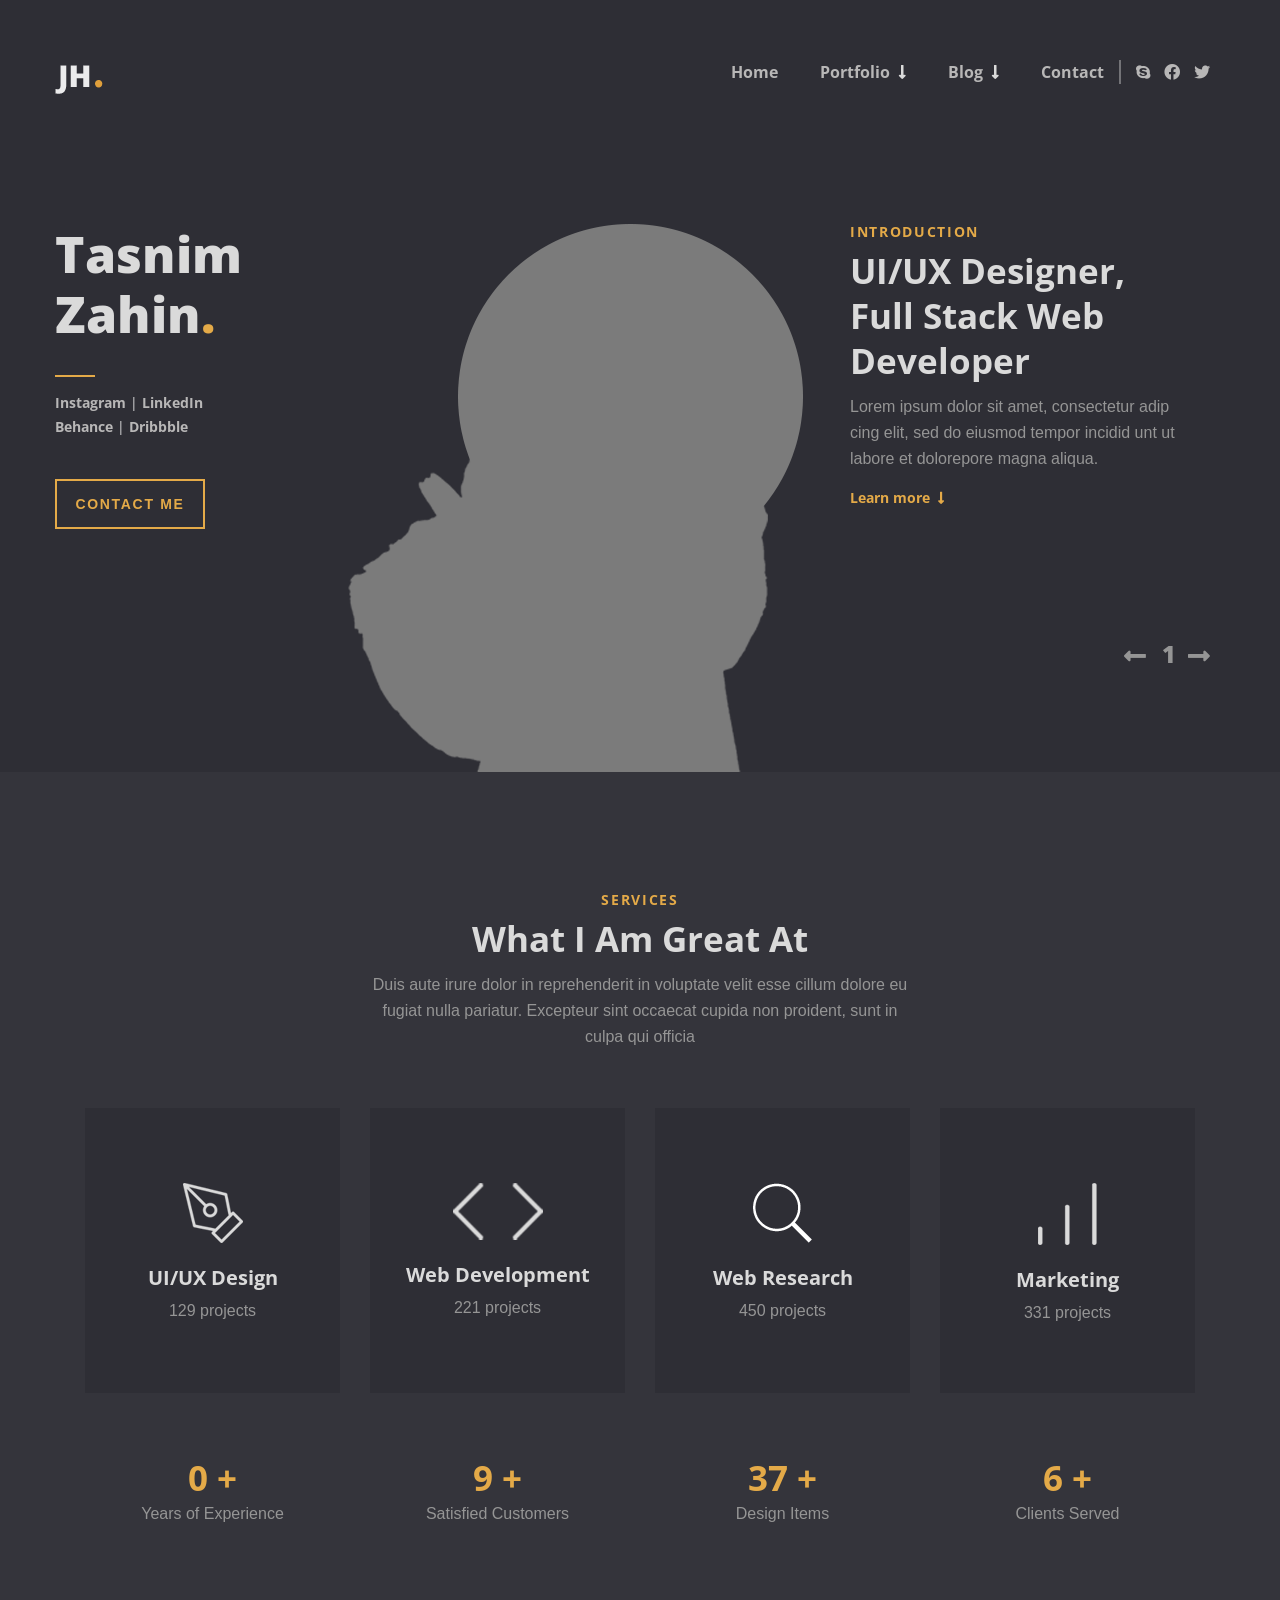
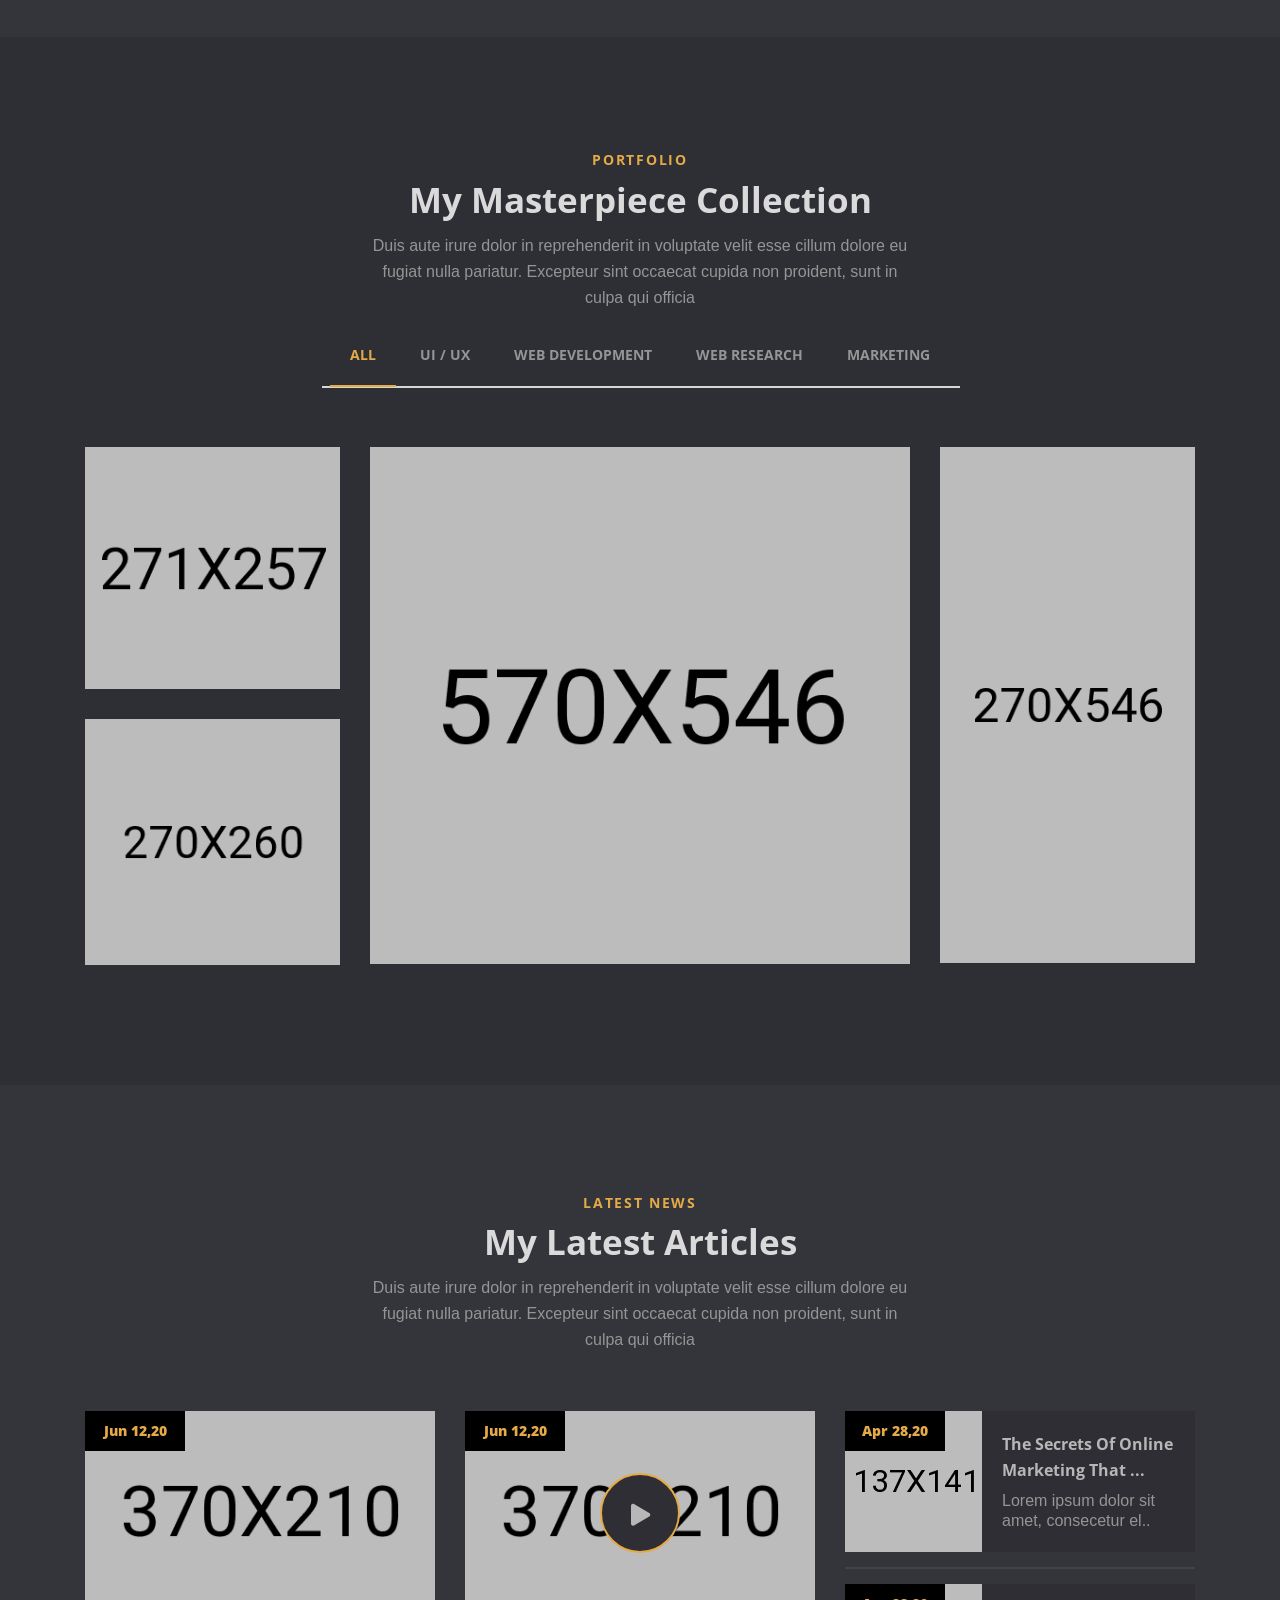
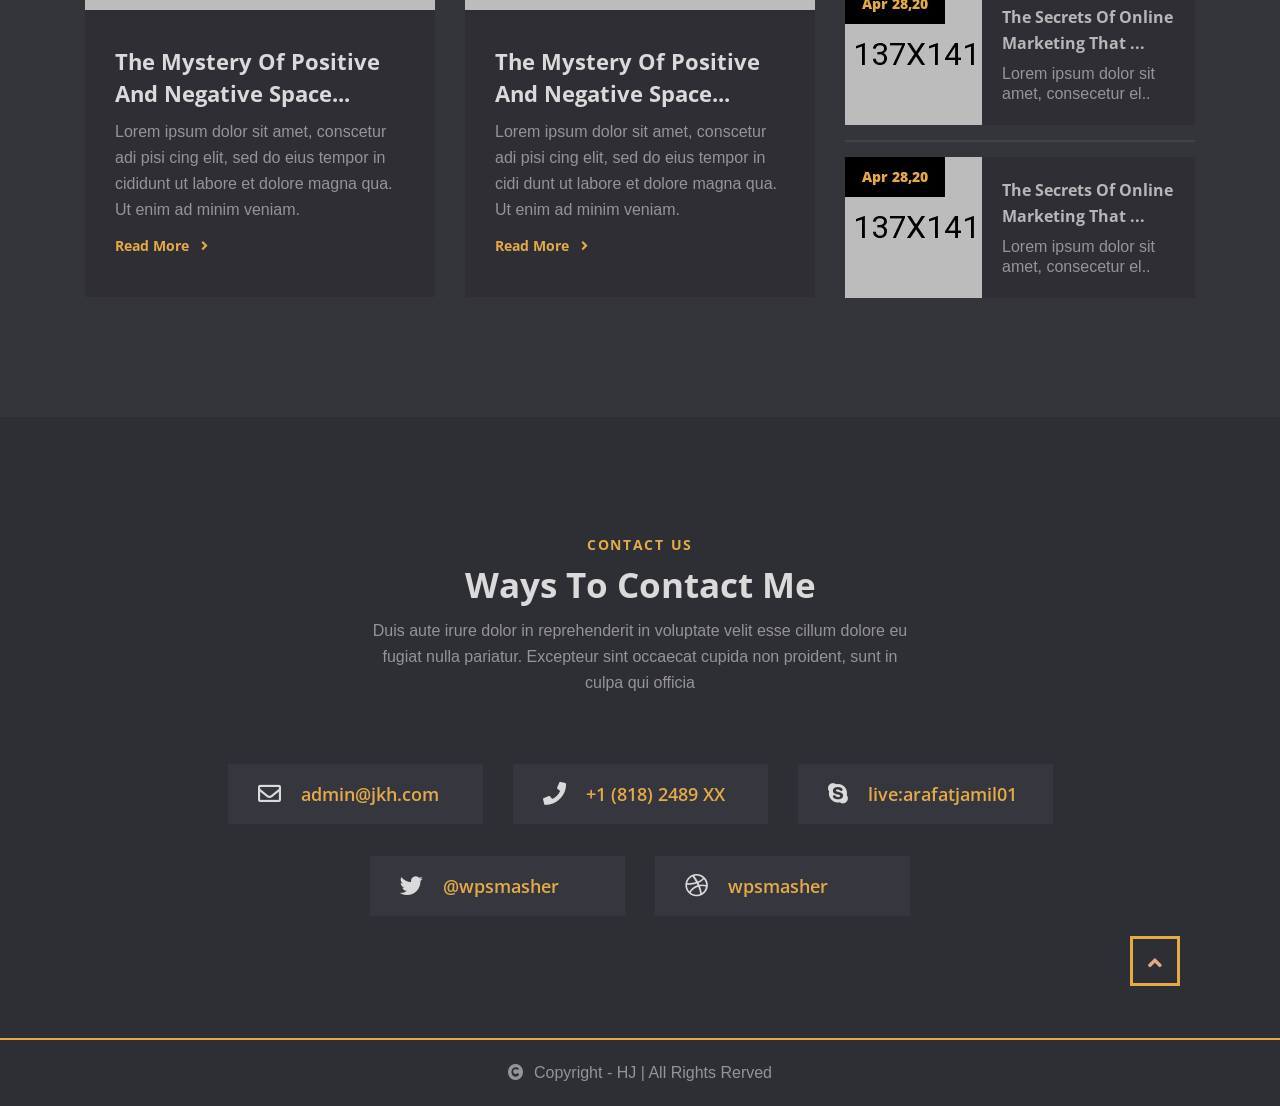
<file: index.html>
<!DOCTYPE html>
<html lang="zxx">

<head>
    <meta charset="UTF-8">
    <meta name="viewport" content="width=device-width, initial-scale=1.0">
    <meta name="description"
        content="Palun, Personal Portfolio, One page portfolio, HTML Template, CSS3, HTML5, Website, Portfolio template">

    <!-- title -->
    <title>Palun - Dark Personal Portfolio HMTL5 Template</title>

    <!-- favicon -->
    <link rel="shortcut icon" href="favicon.ico" type="image/x-icon">

    <!-- stylesheets -->
    <link rel="stylesheet" href="assets/css/bootstrap.min.css">
    <link rel="stylesheet" href="assets/css/slick.min.css">
    <link rel="stylesheet" href="assets/css/all.min.css">
    <link rel="stylesheet" href="assets/css/magnific-popup.min.css">
    <link rel="stylesheet" href="assets/css/mean-menu.css">
    <link rel="stylesheet" href="assets/css/default.css">
    <link rel="stylesheet" href="style.css">

</head>

<body>
    <!-- header area -->
    <div class="header-area">
        <div class="container mt-60 pl-0 pr-0">
            <div class="row justify-content-lg-between">
                <div class="col-xl-2 col-lg-2 col-md-2 col-sm-2 col-2 pl-xl-0">
                    <!-- logo -->
                    <div class="logo-area">
                        <a href="/index.html">
                            <img src="assets/img/logo/logo.png" alt="Logo" />
                        </a>
                    </div>
                </div>
                <div class="col-xl-6 col-lg-7 col-md-10 col-sm-8 col-8 pr-0">
                    <div class="menu-area menu-social float-right">
                        <ul class="list-inline pl-15">
                            <li class="list-inline-item menu-border"><a href="#"><i class="fab fa-skype"></i></a></li>
                            <li class="list-inline-item"><a href="#"><i class="fab fa-facebook"></i></a></li>
                            <li class="list-inline-item"><a href="#"><i class="fab fa-twitter"></i></a></li>
                        </ul>
                    </div>
                    <nav id="mobile-nav">
                        <div class="menu-area float-right">
                            <ul class="list-inline">
                                <li class="list-inline-item"><a href="index.html">Home</a></li>
                                <li class="list-inline-item"><a href="index.html#portfolio">Portfolio</a>
                                    <ul class="sub-menu pb-10 pt-10 pl-15 pr-15">
                                        <li><a href="portfolio-details.html">Portfolio Details</a></li>
                                    </ul>
                                </li>
                                <li class="list-inline-item"><a href="index.html#blog">Blog</a>
                                    <ul class="sub-menu pb-10 pt-10 pl-15 pr-15">
                                        <li><a href="blog-list.html">Blog List</a></li>
                                        <li><a href="news-details.html">News Details</a></li>
                                    </ul>
                                </li>
                                <li class="list-inline-item"><a href="index.html#contact">Contact</a></li>
                            </ul>
                        </div>
                    </nav>
                    <div class="mobile-menu"></div>
                </div>
            </div>
        </div>
    </div>

    <!-- header area ends -->


    <!-- slider area -->
    <div class="slider-area">
        <div class="slider-activator">
            <div class="slide-item">
                <div class="container pt-130 pl-xl-0 pr-0">
                    <div class="row">
                        <div class="col-xl-3 col-lg-3 col-md-3 col-sm-4 col-5 pl-xl-0">
                            <div class="slider-left">
                                <div class="name">
                                    <h1>Tasnim <br /> Zahin<span class="pc">.</span></h1>
                                </div>
                                <div class="dash"></div>
                                <div class="social-links mb-40">
                                    <a href="https://www.instagram.com/arafatjamil01/">Instagram</a> | <a
                                        href="https://linkedin.com/in/arafatjamil01">LinkedIn</a> <br />
                                    <a href="https://behance.net/wpsmasher">Behance</a> | <a
                                        href="https://dribbble.com/wpsmasher">Dribbble</a>
                                </div>
                                <div class="slider-cta">
                                    <a href="#" class="ct-btn">Contact me</a>
                                </div>
                            </div>
                        </div>
                        <div class="col-xl-5 col-lg-5 col-md-5 col-sm-8 col-7 pl-0">
                            <div class="profile-pic">
                                <img class="img-fluid" src="assets/img/slider/person.png" alt="jack harper" />

                            </div>
                        </div>
                        <div class="col-xl-4 col-lg-4 col-md-4 col-sm-8 col-8 slider-area-intro">
                            <div class="into-area">
                                <div class="section-title">
                                    <h3 class="section-name pc">INTRODUCTION</h3>
                                    <h2>UI/UX Designer,<br />
                                        Full Stack Web <br />
                                        Developer</h2>
                                    <p class="pr-20">
                                        Lorem ipsum dolor sit amet, consectetur adip
                                        cing elit, sed do eiusmod tempor incidid
                                        unt ut labore et dolorepore magna aliqua.
                                    </p>

                                </div>
                                <div class="intro-button">
                                    <a href="#services" class="btn-animation mr-btn">Learn more &nbsp;<i
                                            class="fas fa-long-arrow-alt-down"></i></a>
                                </div>
                            </div>
                        </div>
                    </div>
                </div>
            </div>
            <div class="slide-item">
                <div class="container pt-130 pl-xl-0 pr-0">
                    <div class="row">
                        <div class="col-xl-3 col-lg-3 col-md-3 col-sm-4 col-5 pl-xl-0">
                            <div class="slider-left">
                                <div class="name">
                                    <h1>Elon <br /> Musk<span class="pc">.</span></h1>
                                </div>
                                <div class="dash"></div>
                                <div class="social-links mb-40">
                                    <a href="https://www.instagram.com/arafatjamil01/">Instagram</a> | <a
                                        href="https://linkedin.com/in/arafatjamil01">LinkedIn</a> <br />
                                    <a href="https://behance.net/wpsmasher">Behance</a> | <a
                                        href="https://dribbble.com/wpsmasher">Dribbble</a>
                                </div>
                                <div class="slider-cta">
                                    <a href="#" class="ct-btn">Contact me</a>
                                </div>
                            </div>
                        </div>
                        <div class="col-xl-5 col-lg-5 col-md-5 col-sm-8 col-7 pl-0">
                            <div class="profile-pic">
                                <img class="img-fluid" src="assets/img/slider/person.png" alt="jack harper" />

                            </div>
                        </div>
                        <div class="col-xl-4 col-lg-4 col-md-4 col-sm-8 col-8 slider-area-intro">
                            <div class="into-area">
                                <div class="section-title">
                                    <h3 class="section-name pc">INTRODUCTION</h3>
                                    <h2>CEO Engineer,<br />
                                        Entrepreneur, <br />
                                        Start Up</h2>
                                    <p class="pr-20">
                                        Lorem ipsum dolor sit amet, consectetur adip
                                        cing elit, sed do eiusmod tempor incidid
                                        unt ut labore et dolorepore magna aliqua.
                                    </p>

                                </div>
                                <div class="intro-button">
                                    <a href="#services" class="btn-animation mr-btn">Learn more &nbsp;<i
                                            class="fas fa-long-arrow-alt-down"></i></a>
                                </div>
                            </div>
                        </div>
                    </div>
                </div>
            </div>

            <div class="slide-item">
                <div class="container pt-130 pl-xl-0 pr-0">
                    <div class="row">
                        <div class="col-xl-3 col-lg-3 col-md-3 col-sm-4 col-5 pl-xl-0">
                            <div class="slider-left">
                                <div class="name">
                                    <h1>Arafat <br /> Jamil<span class="pc">.</span></h1>
                                </div>
                                <div class="dash"></div>
                                <div class="social-links mb-40">
                                    <a href="https://www.instagram.com/arafatjamil01/">Instagram</a> | <a
                                        href="https://linkedin.com/in/arafatjamil01">LinkedIn</a> <br />
                                    <a href="https://behance.net/wpsmasher">Behance</a> | <a
                                        href="https://dribbble.com/wpsmasher">Dribbble</a>
                                </div>
                                <div class="slider-cta">
                                    <a href="#" class="ct-btn">Contact me</a>
                                </div>
                            </div>
                        </div>
                        <div class="col-xl-5 col-lg-5 col-md-5 col-sm-8 col-7 pl-0">
                            <div class="profile-pic">
                                <img class="img-fluid" src="assets/img/slider/person.png" alt="jack harper" />

                            </div>
                        </div>
                        <div class="col-xl-4 col-lg-4 col-md-4 col-sm-8 col-8 slider-area-intro">
                            <div class="into-area">
                                <div class="section-title">
                                    <h3 class="section-name pc">INTRODUCTION</h3>
                                    <h2>Content creator,<br />
                                        Freelance writer, <br />
                                        Developer</h2>
                                    <p class="pr-20">
                                        Lorem ipsum dolor sit amet, consectetur adip
                                        cing elit, sed do eiusmod tempor incidid
                                        unt ut labore et dolorepore magna aliqua.
                                    </p>

                                </div>
                                <div class="intro-button">
                                    <a href="#services" class="btn-animation mr-btn">Learn more &nbsp;<i
                                            class="fas fa-long-arrow-alt-down"></i></a>
                                </div>
                            </div>
                        </div>
                    </div>
                </div>
            </div>
        </div>
    </div>
    <!-- slider area ends -->

    <!-- services area -->
    <div class="services-area pt-120 bgs" id="services">
        <div class="container">
            <div class="row justify-content-center">
                <div class="col-xl-6 col-lg-7">
                    <div class="section-title text-center">
                        <h3 class="section-name pc">SERVICES</h3>
                        <h2>What I Am Great At</h2>
                        <p>
                            Duis aute irure dolor in reprehenderit in voluptate velit esse cillum
                            dolore eu fugiat nulla pariatur. Excepteur sint occaecat cupida
                            non proident, sunt in culpa qui officia
                        </p>

                    </div>
                </div>
            </div>
        </div>

        <div class="container">
            <div class="row service-row mt-45">
                <div class="col-xl-3 col-lg-3 col-md-3 col-sm-6">
                    <div class="project-card text-center bgp pt-75 pb-50 mb-30">
                        <div class="icon mb-20">
                            <img src="assets/img/icons/pen.png" alt="design" />
                            <img class="d-none" src="assets/img/icons/pen-yellow.png" alt="design" />
                        </div>
                        <div class="skill-project">
                            <h4 class="mb-5">UI/UX Design</h4>
                            <p>129 projects</p>
                        </div>
                    </div>
                </div>

                <div class="col-xl-3 col-lg-3 col-md-3 col-sm-6">
                    <div class="project-card text-center bgp pt-75 pb-50 mb-30">
                        <div class="icon mb-20">
                            <img src="assets/img/icons/code-white.png" alt="design" />
                            <img class="d-none" src="assets/img/icons/code.png" alt="design" />
                        </div>
                        <div class="skill-project">
                            <h4 class="mb-5">Web Development</h4>
                            <p>221 projects</p>
                        </div>
                    </div>
                </div>

                <div class="col-xl-3 col-lg-3 col-md-3 col-sm-6">
                    <div class="project-card text-center bgp pt-75 pb-50 mb-30">
                        <div class="icon mb-20">
                            <img src="assets/img/icons/search.png" alt="design" />
                            <img class="d-none" src="assets/img/icons/search-yellow.png" alt="design" />
                        </div>
                        <div class="skill-project">
                            <h4 class="mb-5">Web Research</h4>
                            <p>450 projects</p>
                        </div>
                    </div>
                </div>

                <div class="col-xl-3 col-lg-3 col-md-3 col-sm-6">
                    <div class="project-card text-center bgp pt-75 pb-50 mb-30">
                        <div class="icon mb-20">
                            <img src="assets/img/icons/marketing-white.png" alt="design" />
                            <img class="d-none" src="assets/img/icons/marketing.png" alt="design" />
                        </div>
                        <div class="skill-project">
                            <h4 class="mb-5">Marketing</h4>
                            <p>331 projects</p>
                        </div>
                    </div>
                </div>
            </div>
        </div>

        <!-- counter area -->
        <div class="counter-area pb-80">
            <div class="container">
                <div class="row mt-40">
                    <div class="col-xl-3 col-lg-3 col-md-3 col-sm-6">
                        <div class="counter-item text-center mb-30">
                            <h4 class="pc"><span class="count">09</span> +</h4>
                            <p>Years of Experience</p>
                        </div>
                    </div>
                    <div class="col-xl-3 col-lg-3 col-md-3 col-sm-6">
                        <div class="counter-item text-center mb-30">
                            <h4 class="pc"><span class="count">200</span> +</h4>
                            <p>Satisfied Customers</p>
                        </div>
                    </div>
                    <div class="col-xl-3 col-lg-3 col-md-3 col-sm-6">
                        <div class="counter-item text-center mb-30">
                            <h4 class="pc"><span class="count">769</span> +</h4>
                            <p>Design Items</p>
                        </div>
                    </div>
                    <div class="col-xl-3 col-lg-3 col-md-3 col-sm-6">
                        <div class="counter-item text-center mb-30">
                            <h4 class="pc"><span class="count">124</span> +</h4>
                            <p>Clients Served</p>
                        </div>
                    </div>
                </div>
            </div>
        </div>
        <!-- counter area ends -->

    </div>
    <!-- services area ends -->

    <!-- portfolio area -->
    <div class="portfolio-area pt-115 pb-90" id="portfolio">
        <div class="container">
            <div class="row justify-content-center">
                <div class="col-xl-6 col-lg-7">
                    <div class="section-title text-center">
                        <h3 class="section-name pc">PORTFOLIO</h3>
                        <h2>My Masterpiece Collection</h2>
                        <p>
                            Duis aute irure dolor in reprehenderit in voluptate velit esse cillum
                            dolore eu fugiat nulla pariatur. Excepteur sint occaecat cupida
                            non proident, sunt in culpa qui officia
                        </p>

                    </div>

                </div>
            </div>

            <div class="row justify-content-center">
                <div class="col-xl-8 col-lg-9 col-sm-8">
                    <div class="pofo-cat mb-40 text-center">
                        <button class="active" data-filter="*">ALL</button>
                        <button data-filter=".cat1">UI / UX</button>
                        <button data-filter=".cat2">WEB DEVELOPMENT</button>
                        <button data-filter=".cat3">WEB RESEARCH</button>
                        <button data-filter=".cat4">MARKETING</button>
                    </div>
                    <div class="pofo-line"></div>
                </div>
            </div>

            <div class="row grid mt-20">
                <div class="col-xl-3 col-lg-3 col-md-3 col-sm-6 col-7 grid-item cat1 cat4">
                    <div class="portfolio-wrapper mb-30">
                        <div class="portfolio-thumb">
                            <img src="assets/img/portfolio/1.png" alt="portfolio 1">
                        </div>
                        <div class="overlay">
                            <a href="assets/img/portfolio/1.png">
                                <img class="m-auto" src="assets/img/portfolio/icon.png" alt="plus icon">
                            </a>
                        </div>
                    </div>
                </div>


                <div class="col-xl-6 col-lg-6 col-md-6 col-sm-12 col-12 grid-item cat2 cat3">
                    <div class="portfolio-wrapper mb-30">
                        <div class="portfolio-thumb">
                            <img src="assets/img/portfolio/3.png" alt="portfolio 3">

                        </div>
                        <div class="overlay">
                            <a href="assets/img/portfolio/3.png">
                                <img src="assets/img/portfolio/icon.png" alt="plus icon">
                            </a>
                        </div>
                    </div>
                </div>
                <div class="col-xl-3 col-lg-3 col-md-3 col-sm-6 col-7 grid-item grid-item-4 cat4">
                    <div class="portfolio-wrapper mb-30">

                        <div class="portfolio-thumb">
                            <img src="assets/img/portfolio/4.png" alt="portfolio 4">

                        </div>
                        <div class="overlay">
                            <a href="assets/img/portfolio/4.png">
                                <img src="assets/img/portfolio/icon.png" alt="plus icon">
                            </a>
                        </div>
                    </div>
                </div>
                <div class="row">
                    <div class="col-xl-3 col-lg-3 col-md-3 col-sm-6 col-7 grid-item cat3">
                        <div class="portfolio-wrapper mb-30">
                            <div class="portfolio-thumb">
                                <a href="portfolio-details.html">
                                    <img src="assets/img/portfolio/2.png" alt="portfolio 4">
                                </a>
                            </div>
                            <div class="overlay">
                                <a href="assets/img/portfolio/2.png">
                                    <img src="assets/img/portfolio/icon.png" alt="plus icon">
                                </a>
                            </div>
                        </div>
                    </div>
                </div>
            </div>
        </div>
    </div>
    <!-- portfolio area ends -->

    <!-- news section starts -->
    <div class="news-area pt-110 bgs" id="blog">
        <div class="container">
            <div class="row justify-content-center">
                <div class="col-xl-6 col-xl-6">
                    <div class="section-title text-center">
                        <h3 class="section-name pc">LATEST NEWS</h3>
                        <h2>My Latest Articles</h2>
                        <p>
                            Duis aute irure dolor in reprehenderit in voluptate velit esse cillum
                            dolore eu fugiat nulla pariatur. Excepteur sint occaecat cupida
                            non proident, sunt in culpa qui officia
                        </p>

                    </div>
                </div>
            </div>

            <div class="row mt-45 pb-90">
                <div class="col-xl-4 col-lg-4">
                    <div class="single-blog mb-30 pb-40">
                        <div class="blog-img">
                            <img src="assets/img/news/blog-1.jpg" alt="news item 1">
                        </div>
                        <div class="blog-meta">
                            <div class="date">
                                Jun 12,20
                            </div>
                        </div>
                        <div class="blog-details pl-30 mt-35 pr-30">
                            <div class="blog-title mb-10">
                                <a href="news-details.html">
                                    <h2>The Mystery Of Positive
                                        And Negative Space...</h2>
                                </a>
                            </div>
                            <p class="mb-10">
                                Lorem ipsum dolor sit amet, conscetur adi pisi cing elit, sed do eius tempor in cididunt
                                ut labore et dolore magna qua. Ut enim ad minim veniam.
                            </p>
                            <div class="blog-button">
                                <a href="news-details.html">Read More &nbsp; <i class="fas fa-angle-right"></i> </a>
                            </div>
                        </div>
                    </div>
                </div>
                <div class="col-xl-4 col-lg-4">
                    <div class="single-blog mb-30 pb-40">
                        <div class="blog-img">
                            <img src="assets/img/news/blog-2.jpg" alt="news item 2">

                        </div>
                        <div class="play-btn">
                            <a href="https://www.youtube.com/watch?v=Mo0WEEfbmKE" class="mfp-iframe">
                                <i class="fas fa-play"></i>
                            </a>
                        </div>
                        <div class="blog-meta">
                            <div class="date">
                                Jun 12,20
                            </div>

                        </div>
                        <div class="blog-details pl-30 mt-35 pr-30">
                            <div class="blog-title mb-10">
                                <a href="news-details.html">
                                    <h2>The Mystery Of Positive
                                        And Negative Space...</h2>
                                </a>
                            </div>
                            <p class="mb-10">
                                Lorem ipsum dolor sit amet, conscetur adi pisi cing elit, sed do eius tempor in cidi
                                dunt ut labore et dolore magna qua. Ut enim ad minim veniam.
                            </p>
                            <div class="blog-button">
                                <a href="news-details.html">Read More &nbsp; <i class="fas fa-angle-right"></i> </a>
                            </div>
                        </div>
                    </div>
                </div>
                <div class="col-xl-4 col-lg-4">
                    <div class="blog-item-small pr-20">
                        <div class="blog-meta">
                            <div class="date">
                                Apr 28,20
                            </div>
                        </div>

                        <div class="blog-small-img mr-20 float-left">
                            <img src="assets/img/news/blog-3.jpg" alt="blog 3">
                        </div>

                        <div class="blog-small-description pt-20 pb-20">
                            <a href="news-details.html">
                                <h2>The Secrets Of Online
                                    Marketing That ...
                                </h2>
                            </a>
                            <p>Lorem ipsum dolor sit
                                amet, consecetur el..
                            </p>
                        </div>
                    </div>
                    <hr>
                    <div class="blog-item-small pr-20">
                        <div class="blog-meta">
                            <div class="date">
                                Apr 28,20
                            </div>
                        </div>
                        <div class="blog-small-img mr-20 float-left">
                            <img src="assets/img/news/blog-4.jpg" alt="blog 3">
                        </div>

                        <div class="blog-small-description pt-20 pb-20">
                            <a href="news-details.html">
                                <h2>The Secrets Of Online
                                    Marketing That ...
                                </h2>
                            </a>
                            <p>Lorem ipsum dolor sit
                                amet, consecetur el..
                            </p>
                        </div>
                    </div>
                    <hr>
                    <div class="blog-item-small pr-20">
                        <div class="blog-meta">
                            <div class="date">
                                Apr 28,20
                            </div>
                        </div>
                        <div class="blog-small-img mr-20 float-left">
                            <img src="assets/img/news/blog-5.jpg" alt="blog 3">
                        </div>

                        <div class="blog-small-description pt-20 pb-20">
                            <a href="news-details.html">
                                <h2>The Secrets Of Online
                                    Marketing That ...
                                </h2>
                            </a>
                            <p>Lorem ipsum dolor sit
                                amet, consecetur el..
                            </p>
                        </div>
                    </div>
                </div>
            </div>
        </div>
    </div>
    <!-- news section ends -->

    <!-- contact area starts -->
    <div class="contact-area pt-120" id="contact">
        <div class="container">
            <div class="row justify-content-center">
                <div class="col-xl-6">
                    <div class="section-title text-center">
                        <h3 class="section-name pc">CONTACT US</h3>
                        <h2>Ways To Contact Me</h2>
                        <p>
                            Duis aute irure dolor in reprehenderit in voluptate velit esse cillum
                            dolore eu fugiat nulla pariatur. Excepteur sint occaecat cupida
                            non proident, sunt in culpa qui officia
                        </p>

                    </div>
                </div>
            </div>
        </div>
        <div class="container mt-55 pb-90">
            <div class="row justify-content-center">

                <div class="col-xl-3 col-lg-3 col-md-6 mb-30">
                    <div class="contact-item">
                        <div class="ct-item-icon float-left ml-30 mr-20">
                            <i class="far fa-envelope"></i>
                        </div>
                        <a class="btn-animation" href="https://themeforest.net/user/wpsmasher">admin@jkh.com</a>
                    </div>
                </div>

                <div class="col-xl-3 col-lg-3 col-md-6 mb-30">
                    <div class="contact-item">
                        <div class="ct-item-icon float-left ml-30 mr-20">
                            <i class="fas fa-phone"></i>
                        </div>
                        <a class="btn-animation" href="https://themeforest.net/user/wpsmasher">+1 (818) 2489 XX</a>
                    </div>
                </div>

                <div class="col-xl-3 col-lg-3 col-md-6 mb-30">
                    <div class="contact-item">
                        <div class="ct-item-icon float-left ml-30 mr-20">
                            <i class="fab fa-skype"></i>
                        </div>
                        <a class="btn-animation" href="https://themeforest.net/user/wpsmasher">live:arafatjamil01</a>
                    </div>
                </div>
            </div>
            <div class="row justify-content-center">
                <div class="col-xl-3 col-lg-3 col-md-6 mb-30">
                    <div class="contact-item">
                        <div class="ct-item-icon float-left ml-30 mr-20">
                            <i class="fab fa-twitter"></i>
                        </div>
                        <a class="btn-animation" href="https://themeforest.net/user/wpsmasher">@wpsmasher</a>
                    </div>
                </div>
                <div class="col-xl-3 col-lg-3 col-md-6 mb-30">
                    <div class="contact-item">
                        <div class="ct-item-icon float-left ml-30 mr-20">
                            <i class="fab fa-dribbble"></i>
                        </div>
                        <a class="btn-animation" href="https://themeforest.net/user/wpsmasher">wpsmasher</a>
                    </div>
                </div>
            </div>
        </div>
    </div>
    <!-- contact area ends -->

    <!-- footer copyright area starts -->
    <div class="footer-area">
        <div class="copyright-text text-center">
            <p class="pt-20"><i class="fas fa-copyright mr-10"></i>Copyright - HJ | All Rights Rerved</p>
        </div>

        <div class="back-to-top">
            <a href="#"><i class="fas fa-angle-up"></i></a>
        </div>
    </div>
    <!-- footer copyright area end -->


    <!-- scripts -->
    <script src="assets/js/jquery-2.2.4.js"></script>
    <script src="assets/js/popper.min.js"></script>
    <script src="assets/js/bootstrap.min.js"></script>
    <script src="assets/js/jquery-1.12.4.js"></script>
    <script src="assets/js/slick.js"></script>
    <script src="assets/js/waypoint.min.js"></script>
    <script src="assets/js/countup.js"></script>
    <script src="assets/js/isotope.min.js"></script>
    <script src="assets/js/jquery-mean-menu.min.js"></script>
    <script src="assets/js/magnific-popup.js"></script>
    <script src="assets/js/script.js"></script>
</body>


</html>
</file>
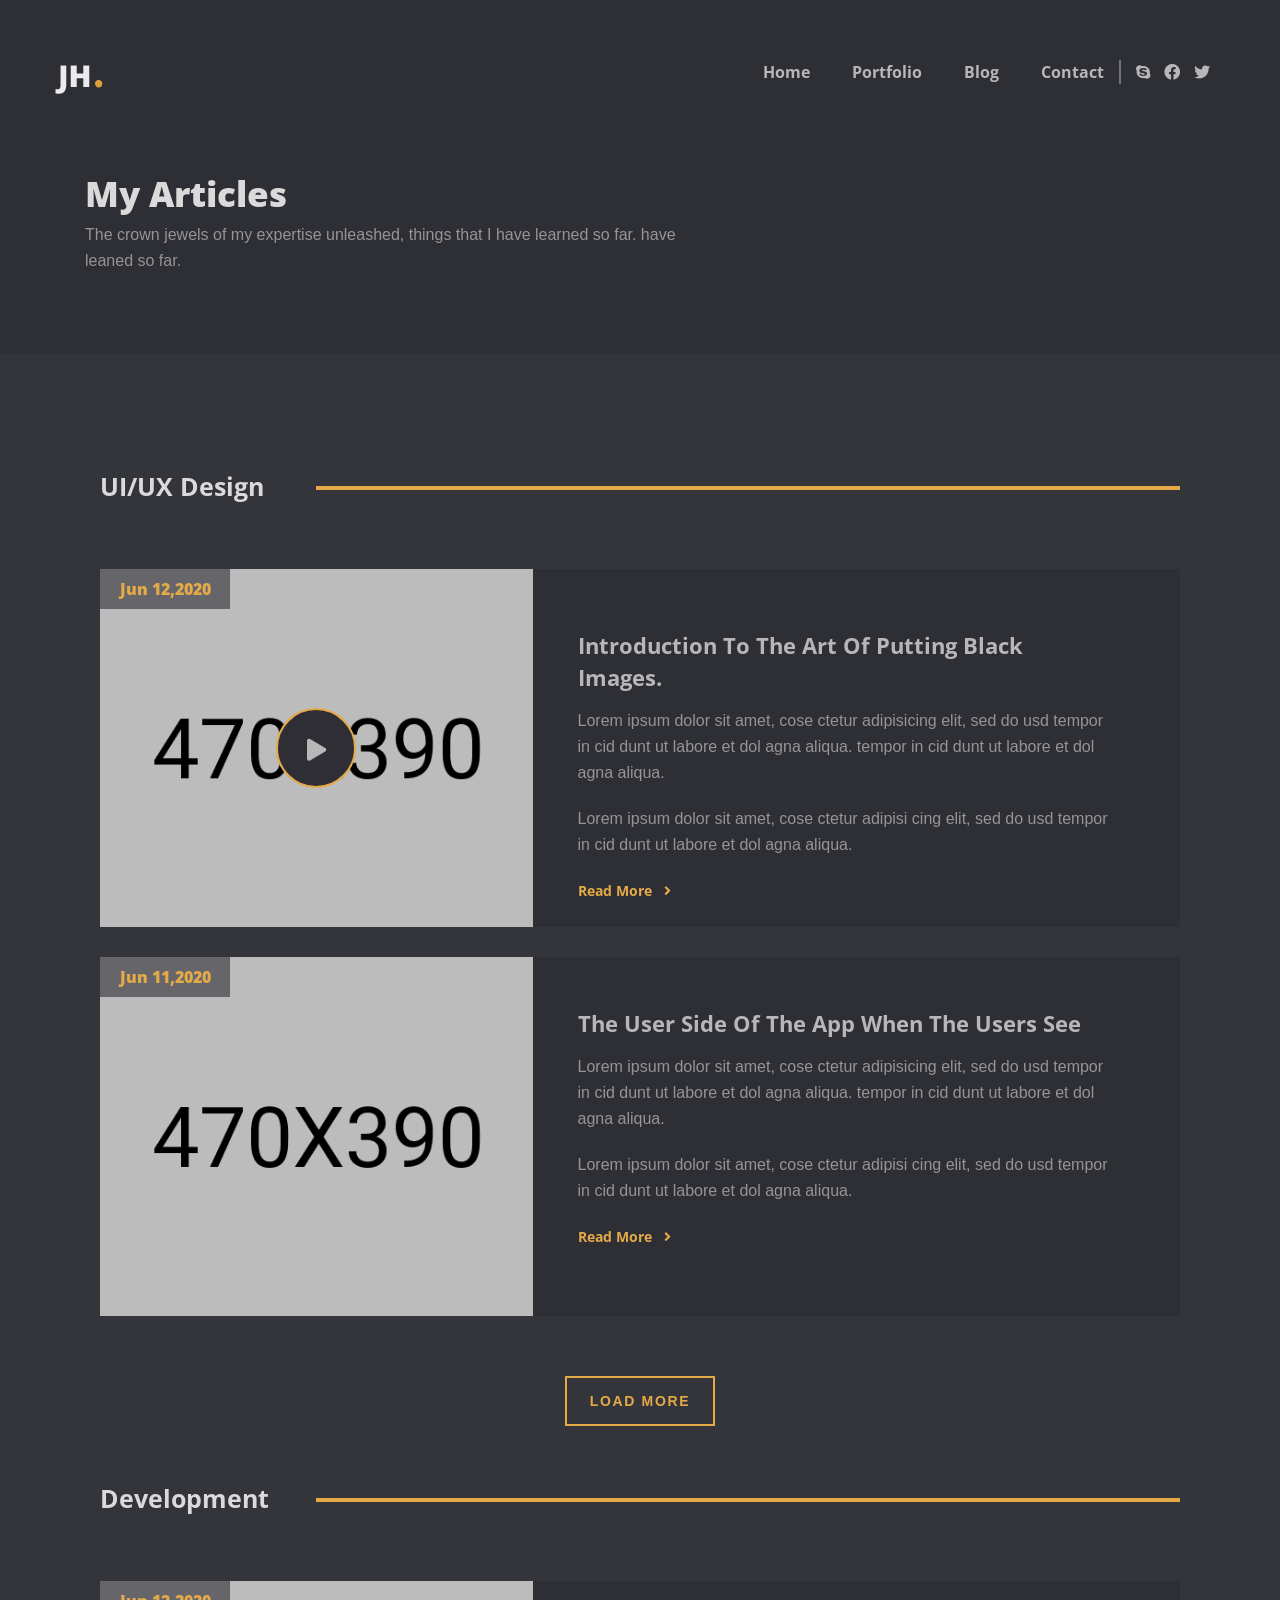
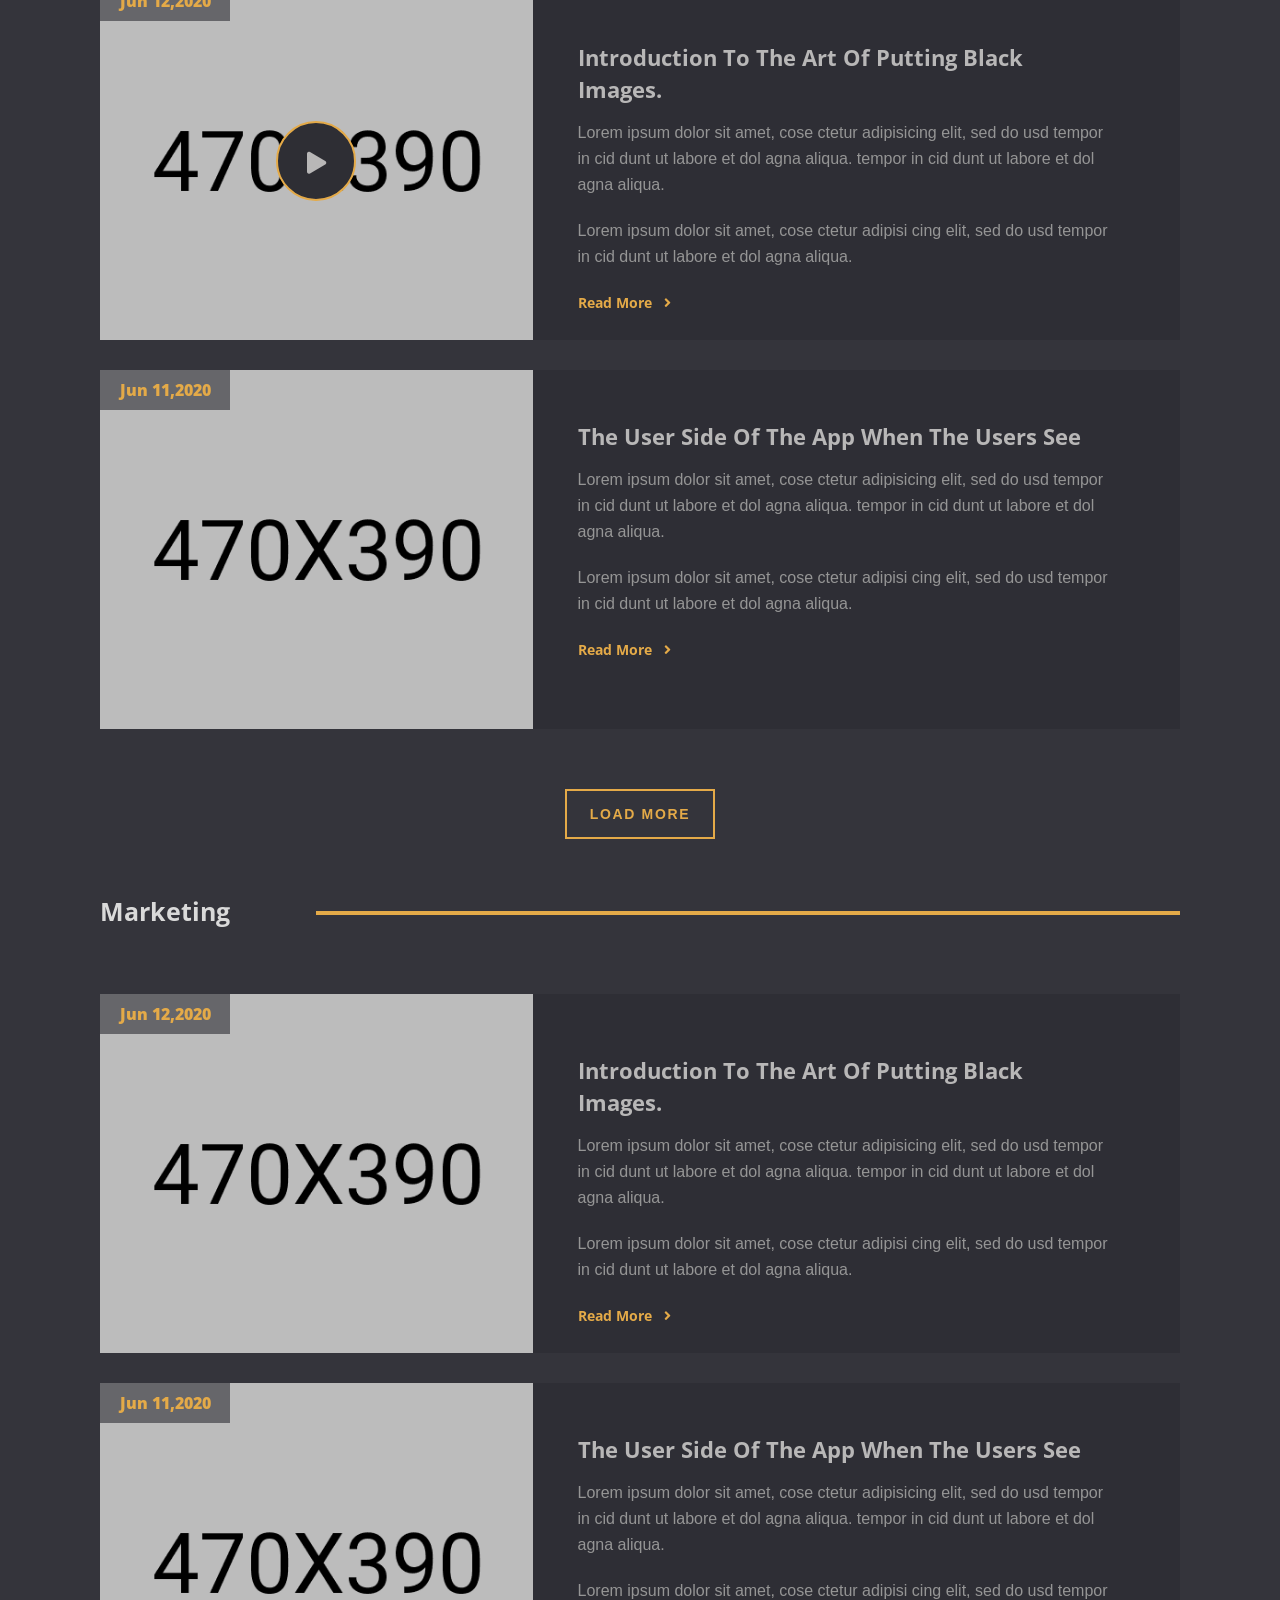
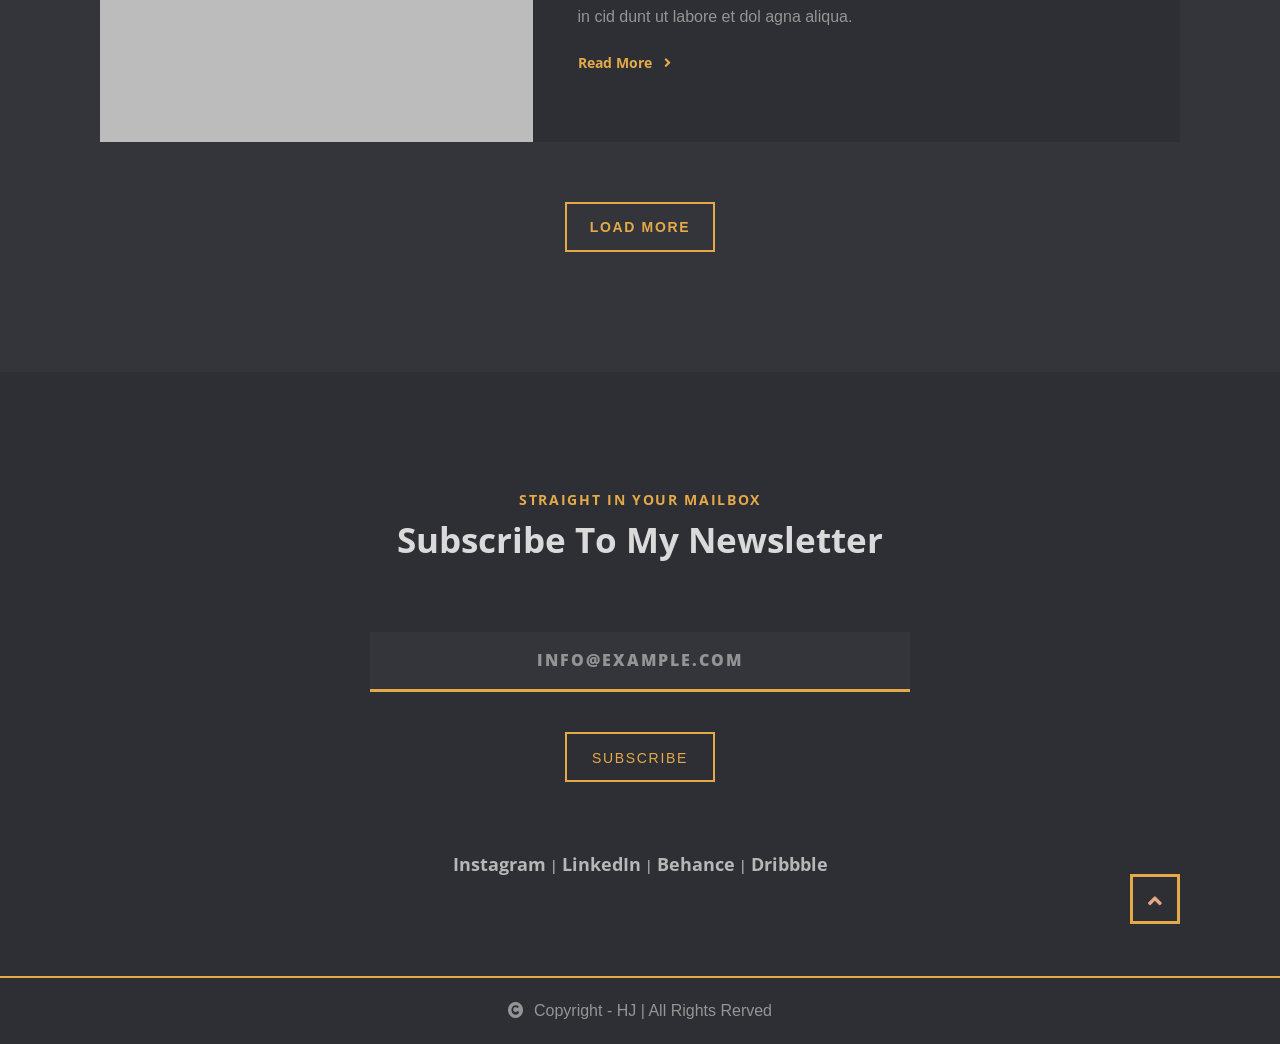
<file: blog-list.html>
<!DOCTYPE html>
<html lang="zxx">

<head>
    <meta charset="UTF-8">
    <meta name="viewport" content="width=device-width, initial-scale=1.0">
    <meta name="description"
        content="Palun, Personal Portfolio, One page portfolio, HTML Template, CSS3, HTML5, Website, Portfolio template">

    <!-- title -->
    <title>Palun - Blog List Page</title>

    <!-- favicon -->
    <link rel="shortcut icon" href="favicon.ico" type="image/x-icon">

    <!-- stylesheets -->
    <link rel="stylesheet" href="assets/css/bootstrap.min.css">
    <link rel="stylesheet" href="assets/css/slick.min.css">
    <link rel="stylesheet" href="assets/css/all.min.css">
    <link rel="stylesheet" href="assets/css/magnific-popup.min.css">
    <link rel="stylesheet" href="assets/css/mean-menu.css">
    <link rel="stylesheet" href="assets/css/default.css">
    <link rel="stylesheet" href="style.css">

</head>

<body>
    <!-- header area -->
    <div class="header-area">
        <div class="container mt-60 pl-0 pr-0">
            <div class="row justify-content-lg-between">
                <div class="col-xl-2 col-lg-2 col-md-2 col-sm-2 col-2 pl-xl-0">
                    <!-- logo -->
                    <div class="logo-area">
                        <a href="/index.html">
                            <img src="assets/img/logo/logo.png" alt="Logo" />
                        </a>
                    </div>
                </div>
                <div class="col-xl-6 col-lg-7 col-md-10 col-sm-8 col-8 pr-0">
                    <div class="menu-area menu-social float-right">
                        <ul class="list-inline pl-15">
                            <li class="list-inline-item menu-border"><a href="#"><i class="fab fa-skype"></i></a></li>
                            <li class="list-inline-item"><a href="#"><i class="fab fa-facebook"></i></a></li>
                            <li class="list-inline-item"><a href="#"><i class="fab fa-twitter"></i></a></li>
                        </ul>
                    </div>
                    <nav id="mobile-nav">
                        <div class="menu-area float-right">
                            <ul class="list-inline">
                                <li class="list-inline-item"><a href="index.html">Home</a></li>
                                <li class="list-inline-item"><a href="index.html#portfolio">Portfolio</a>
                                    <ul class="sub-menu pb-10 pt-10 pl-15 pr-15">
                                        <li><a href="portfolio-details.html">Portfolio Details</a></li>
                                    </ul>
                                </li>
                                <li class="list-inline-item"><a href="index.html#blog">Blog</a>
                                    <ul class="sub-menu pb-10 pt-10 pl-15 pr-15">
                                        <li><a href="blog-list.html">Blog List</a></li>
                                        <li><a href="news-details.html">News Details</a></li>
                                    </ul>
                                </li>
                                <li class="list-inline-item"><a href="index.html#contact">Contact</a></li>
                            </ul>
                        </div>
                    </nav>
                    <div class="mobile-menu"></div>
                </div>
            </div>
        </div>
    </div>
    <!-- header area ends -->

    <!-- page title area starts -->
    <div class="page-title-area">
        <div class="container">
            <div class="row">
                <div class="col-xl-7">
                    <div class="page-title pt-80 pb-60">
                        <h1>My Articles</h1>
                        <p>The crown jewels of my expertise unleashed, things that I have learned so far.
                            have leaned so far.</p>
                    </div>
                </div>
            </div>
        </div>
    </div>
    <!-- page title area end -->

    <!-- blog post section starts -->
    <div class="blog-post-area bgs pt-110 pb-120">
        <div class="container">
            <div class="col-xl-12">
                <div class="blog-section">
                    <div class="title">
                        <h2>UI/UX Design</h2>
                        <div class="dash"></div>
                    </div>

                    <div class="list-blog-item bgp mt-60 mb-30">
                        <div class="row">
                            <div class="col-xl-5 col-lg-5">
                                <div class="list-blog-img">
                                    <img src="assets/img/blog/list-1.jpg" alt="list 1">
                                </div>
                                <div class="list-blog-meta">
                                    <div class="date">
                                        <p>Jun 12,2020</p>
                                    </div>
                                </div>
                                <div class="play-btn">
                                    <a href="https://www.youtube.com/watch?v=Mo0WEEfbmKE" class="mfp-iframe">
                                        <i class="fas fa-play"></i>
                                    </a>
                                </div>

                            </div>
                            <div class="col-xl-7 col-lg-7">
                                <div class="list-blog-detail pl-15 pr-70 pt-60">
                                    <a href="news-details.html">
                                        <h2 class="mb-15">Introduction To The Art Of Putting Black Images.</h2>
                                    </a>
                                    <p>
                                        Lorem ipsum dolor sit amet, cose ctetur adipisicing elit, sed do usd tempor in
                                        cid dunt ut labore et dol agna aliqua.
                                        tempor in cid dunt ut labore et dol agna aliqua.
                                    </p>
                                    <p>
                                        Lorem ipsum dolor sit amet, cose ctetur adipisi cing elit, sed do usd tempor in
                                        cid dunt ut labore et dol agna aliqua.
                                    </p>

                                    <div class="blog-button">
                                        <a href="news-details.html">Read More &nbsp; <i class="fas fa-angle-right"></i>
                                        </a>
                                    </div>
                                </div>
                            </div>
                        </div>
                    </div>

                    <div class="list-blog-item bgp mb-30">
                        <div class="row">
                            <div class="col-xl-5 col-lg-5">
                                <div class="list-blog-img">
                                    <img src="assets/img/blog/list-2.jpg" alt="list 1">
                                </div>
                                <div class="list-blog-meta">
                                    <div class="date">
                                        <p>Jun 11,2020</p>
                                    </div>
                                </div>


                            </div>
                            <div class="col-xl-7 col-lg-7">
                                <div class="list-blog-detail pl-15 pr-70 pt-50">
                                    <a href="news-details.html">
                                        <h2 class="mb-15">The User Side Of The App
                                            When The Users See</h2>
                                    </a>
                                    <p>
                                        Lorem ipsum dolor sit amet, cose ctetur adipisicing elit, sed do usd tempor in
                                        cid dunt ut labore et dol agna aliqua.
                                        tempor in cid dunt ut labore et dol agna aliqua.
                                    </p>
                                    <p>
                                        Lorem ipsum dolor sit amet, cose ctetur adipisi cing elit, sed do usd tempor in
                                        cid dunt ut labore et dol agna aliqua.
                                    </p>

                                    <div class="blog-button">
                                        <a href="news-details.html">Read More &nbsp; <i class="fas fa-angle-right"></i>
                                        </a>
                                    </div>
                                </div>
                            </div>
                        </div>
                    </div>

                    <div class="blog-more-button mt-60 text-center">
                        <a href="#" class="ct-btn">Load More</a>
                    </div>

                </div>
                <div class="blog-section mt-50">
                    <div class="title">
                        <h2>Development</h2>
                        <div class="dash"></div>
                    </div>

                    <div class="list-blog-item bgp mt-60 mb-30">
                        <div class="row">
                            <div class="col-xl-5 col-lg-5">
                                <div class="list-blog-img">
                                    <img src="assets/img/blog/list-3.jpg" alt="list 1">
                                </div>
                                <div class="list-blog-meta">
                                    <div class="date">
                                        <p>Jun 12,2020</p>
                                    </div>
                                </div>
                                <div class="play-btn">
                                    <a href="https://www.youtube.com/watch?v=Mo0WEEfbmKE" class="mfp-iframe">
                                        <i class="fas fa-play"></i>
                                    </a>
                                </div>

                            </div>
                            <div class="col-xl-7 col-lg-7">
                                <div class="list-blog-detail pl-15 pr-70 pt-60">
                                    <a href="news-details.html">
                                        <h2 class="mb-15">Introduction To The Art Of Putting Black Images.</h2>
                                    </a>
                                    <p>
                                        Lorem ipsum dolor sit amet, cose ctetur adipisicing elit, sed do usd tempor in
                                        cid dunt ut labore et dol agna aliqua.
                                        tempor in cid dunt ut labore et dol agna aliqua.
                                    </p>
                                    <p>
                                        Lorem ipsum dolor sit amet, cose ctetur adipisi cing elit, sed do usd tempor in
                                        cid dunt ut labore et dol agna aliqua.
                                    </p>

                                    <div class="blog-button">
                                        <a href="news-details.html">Read More &nbsp; <i class="fas fa-angle-right"></i>
                                        </a>
                                    </div>
                                </div>
                            </div>
                        </div>
                    </div>

                    <div class="list-blog-item bgp mb-30">
                        <div class="row">
                            <div class="col-xl-5 col-lg-5">
                                <div class="list-blog-img">
                                    <img src="assets/img/blog/list-4.jpg" alt="list 1">
                                </div>
                                <div class="list-blog-meta">
                                    <div class="date">
                                        <p>Jun 11,2020</p>
                                    </div>
                                </div>


                            </div>
                            <div class="col-xl-7 col-lg-7">
                                <div class="list-blog-detail pl-15 pr-70 pt-50">
                                    <a href="news-details.html">
                                        <h2 class="mb-15">The User Side Of The App
                                            When The Users See</h2>
                                    </a>
                                    <p>
                                        Lorem ipsum dolor sit amet, cose ctetur adipisicing elit, sed do usd tempor in
                                        cid dunt ut labore et dol agna aliqua.
                                        tempor in cid dunt ut labore et dol agna aliqua.
                                    </p>
                                    <p>
                                        Lorem ipsum dolor sit amet, cose ctetur adipisi cing elit, sed do usd tempor in
                                        cid dunt ut labore et dol agna aliqua.
                                    </p>

                                    <div class="blog-button">
                                        <a href="news-details.html">Read More &nbsp; <i class="fas fa-angle-right"></i>
                                        </a>
                                    </div>
                                </div>
                            </div>
                        </div>
                    </div>

                    <div class="blog-more-button mt-60 text-center">
                        <a href="#" class="ct-btn">Load More</a>
                    </div>

                </div>

                <div class="blog-section mt-50">
                    <div class="title">
                        <h2>Marketing</h2>
                        <div class="dash"></div>
                    </div>

                    <div class="list-blog-item bgp mt-60 mb-30">
                        <div class="row">
                            <div class="col-xl-5 col-lg-5">
                                <div class="list-blog-img">
                                    <img src="assets/img/blog/list-5.jpg" alt="list 1">
                                </div>
                                <div class="list-blog-meta">
                                    <div class="date">
                                        <p>Jun 12,2020</p>
                                    </div>
                                </div>
                            

                            </div>
                            <div class="col-xl-7 col-lg-7">
                                <div class="list-blog-detail pl-15 pr-70 pt-60">
                                    <a href="news-details.html">
                                        <h2 class="mb-15">Introduction To The Art Of Putting Black Images.</h2>
                                    </a>
                                    <p>
                                        Lorem ipsum dolor sit amet, cose ctetur adipisicing elit, sed do usd tempor in
                                        cid dunt ut labore et dol agna aliqua.
                                        tempor in cid dunt ut labore et dol agna aliqua.
                                    </p>
                                    <p>
                                        Lorem ipsum dolor sit amet, cose ctetur adipisi cing elit, sed do usd tempor in
                                        cid dunt ut labore et dol agna aliqua.
                                    </p>

                                    <div class="blog-button">
                                        <a href="news-details.html">Read More &nbsp; <i class="fas fa-angle-right"></i>
                                        </a>
                                    </div>
                                </div>
                            </div>
                        </div>
                    </div>

                    <div class="list-blog-item bgp mb-30">
                        <div class="row">
                            <div class="col-xl-5 col-lg-5">
                                <div class="list-blog-img">
                                    <img src="assets/img/blog/list-6.jpg" alt="list 1">
                                </div>
                                <div class="list-blog-meta">
                                    <div class="date">
                                        <p>Jun 11,2020</p>
                                    </div>
                                </div>


                            </div>
                            <div class="col-xl-7 col-lg-7">
                                <div class="list-blog-detail pl-15 pr-70 pt-50">
                                    <a href="news-details.html">
                                        <h2 class="mb-15">The User Side Of The App
                                            When The Users See</h2>
                                    </a>
                                    <p>
                                        Lorem ipsum dolor sit amet, cose ctetur adipisicing elit, sed do usd tempor in
                                        cid dunt ut labore et dol agna aliqua.
                                        tempor in cid dunt ut labore et dol agna aliqua.
                                    </p>
                                    <p>
                                        Lorem ipsum dolor sit amet, cose ctetur adipisi cing elit, sed do usd tempor in
                                        cid dunt ut labore et dol agna aliqua.
                                    </p>

                                    <div class="blog-button">
                                        <a href="news-details.html">Read More &nbsp; <i class="fas fa-angle-right"></i>
                                        </a>
                                    </div>
                                </div>
                            </div>
                        </div>
                    </div>

                    <div class="blog-more-button mt-60 text-center">
                        <a href="#" class="ct-btn">Load More</a>
                    </div>

                </div>
            </div>
        </div>
    </div>
    <!-- blog post section ends -->

    <!-- newsletter area starts -->
    <div class="newsletter-area pt-120" id="newsletter">
        <div class="container">
            <div class="row justify-content-center">
                <div class="col-xl-6 col-lg-8 col-md-8">
                    <div class="section-title text-center">
                        <h3 class="section-name pc">STRAIGHT IN YOUR MAILBOX</h3>
                        <h2>Subscribe To My Newsletter</h2>                      
                    </div>

                    <div class="email-input mt-70 mb-70">
                        <form action="#" method="POST">
                            <input class="bgs" type="email" name="email" id="email" placeholder="INFO@EXAMPLE.COM">
                            <input class="ct-btn" type="submit" value="Subscribe">
                        </form>
                    </div>

                    <div class="social-links text-center mb-100">
                        <a href="https://www.instagram.com/arafatjamil01/">Instagram</a> | <a href="https://linkedin.com/in/arafatjamil01">LinkedIn</a> |
                        <a href="https://behance.net/wpsmasher">Behance</a> | <a href="https://dribbble.com/wpsmasher">Dribbble</a>
                    </div>
                    
                </div>
            </div>
        </div>
    </div>
    <!-- newsletter area ends -->

    <!-- footer copyright area starts -->
    <div class="footer-area">
        <div class="copyright-text text-center">
            <p class="pt-20"><i class="fas fa-copyright mr-10"></i>Copyright - HJ | All Rights Rerved</p>
        </div>

        <div class="back-to-top">
            <a href="#"><i class="fas fa-angle-up"></i></a>
        </div>
    </div>
    <!-- footer copyright area end -->


    <!-- scripts -->
    <script src="assets/js/jquery-2.2.4.js"></script>
    <script src="assets/js/popper.min.js"></script>
    <script src="assets/js/bootstrap.min.js"></script>
    <script src="assets/js/slick.js"></script>
    <script src="assets/js/jquery-1.12.4.js"></script>
    <script src="assets/js/waypoint.min.js"></script>
    <script src="assets/js/countup.js"></script>
    <script src="assets/js/isotope.min.js"></script>
    <script src="assets/js/jquery-mean-menu.min.js"></script>
    <script src="assets/js/magnific-popup.js"></script>
    <script src="assets/js/script.js"></script>
</body>

</html>
</file>
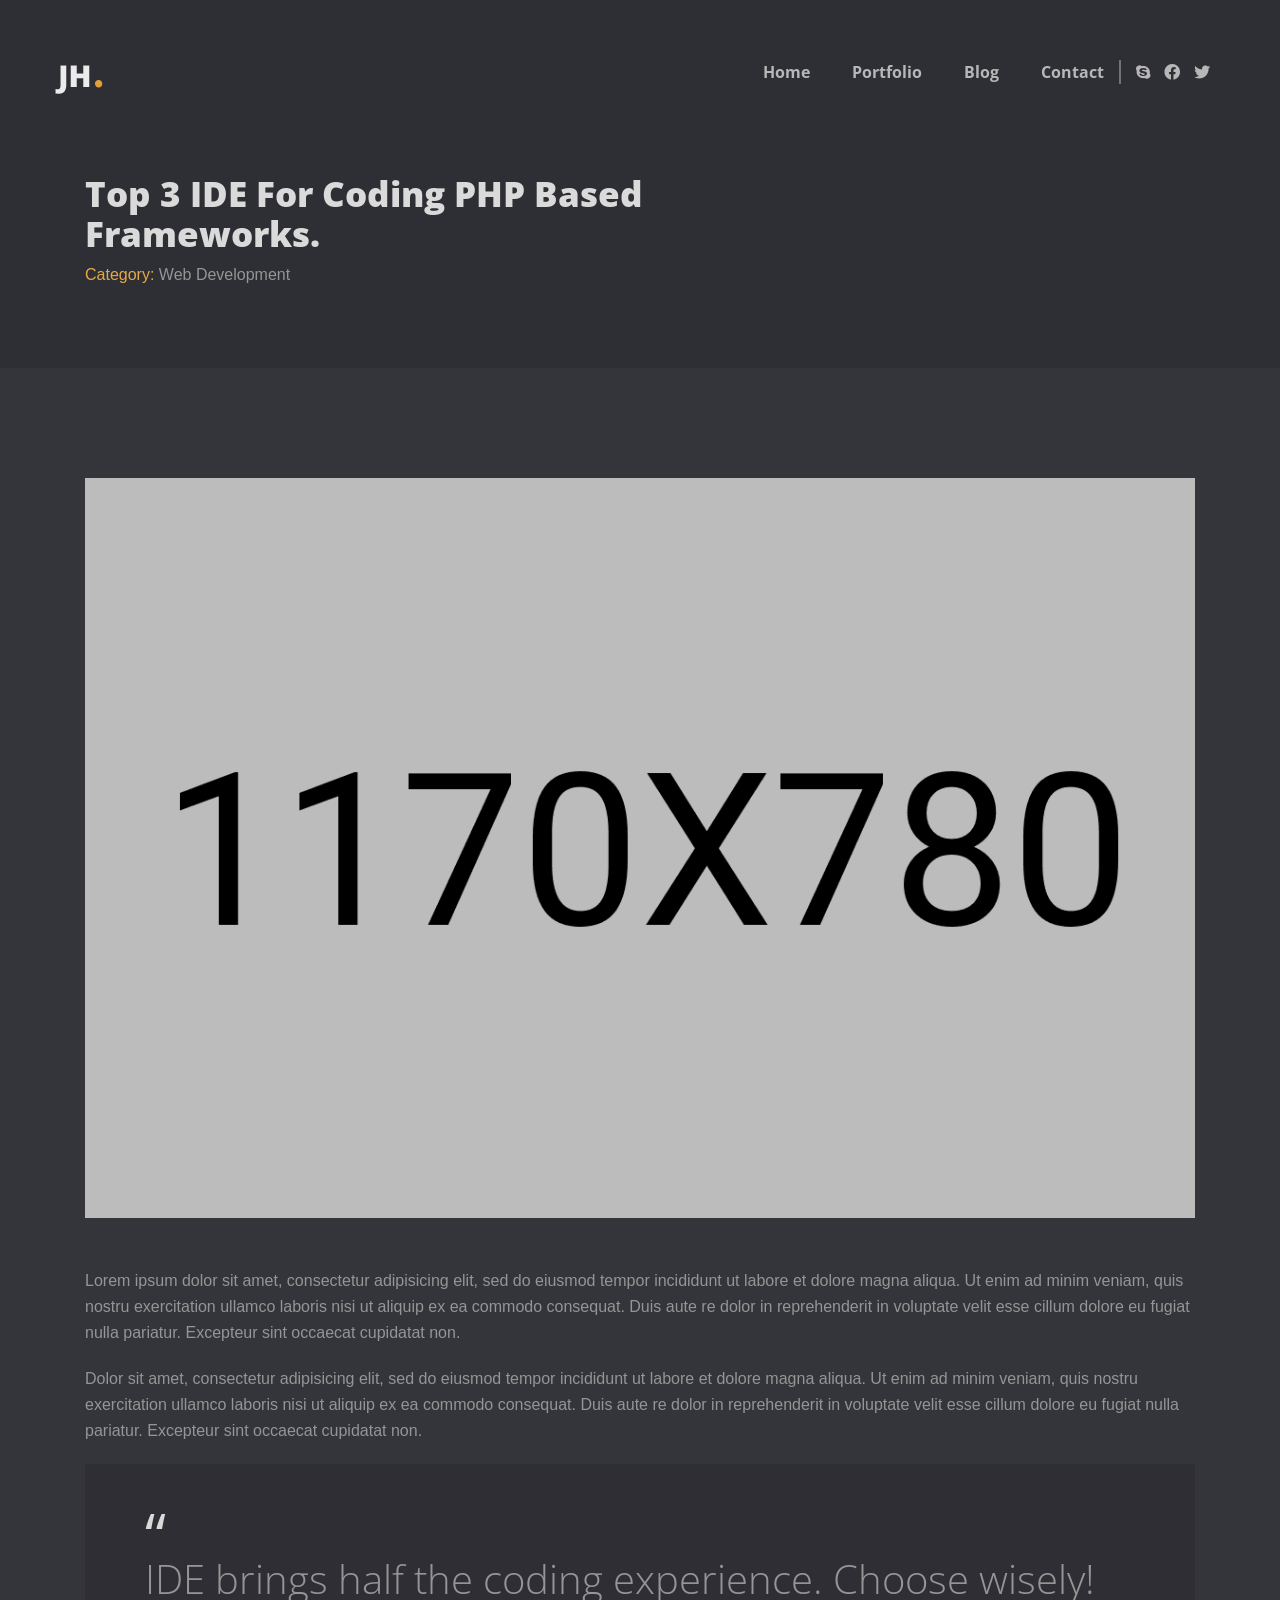
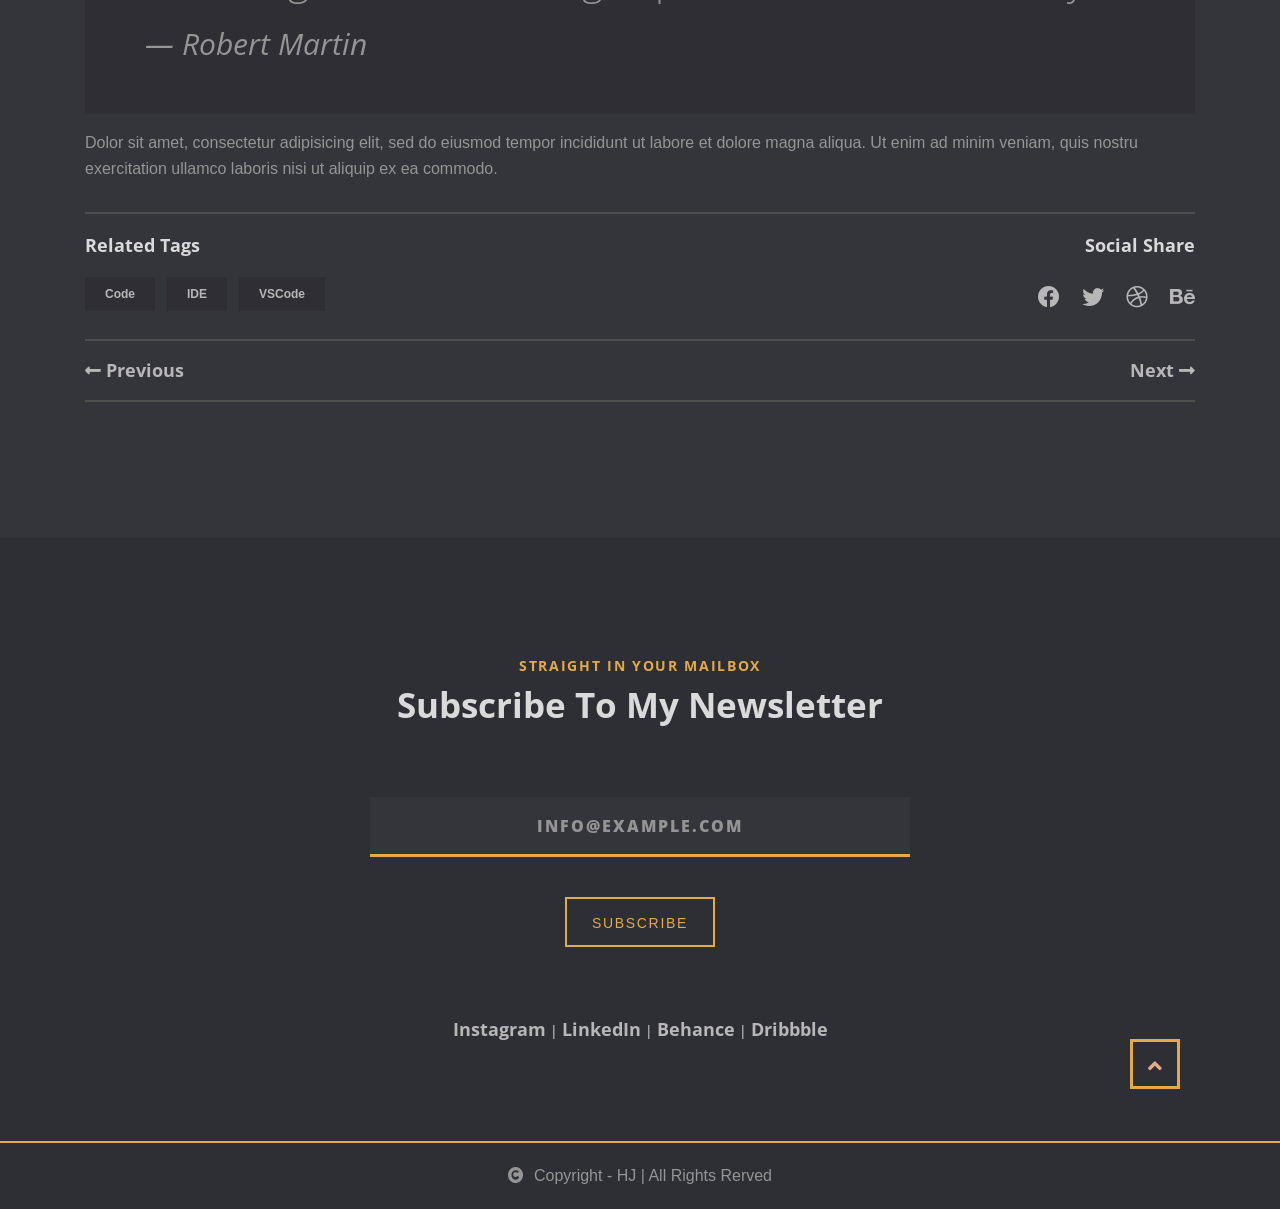
<file: news-details.html>
<!DOCTYPE html>
<html lang="zxx">

<head>
    <meta charset="UTF-8">
    <meta name="viewport" content="width=device-width, initial-scale=1.0">
    <meta name="description"
        content="Palun, Personal Portfolio, One page portfolio, HTML Template, CSS3, HTML5, Website, Portfolio template">

    <!-- title -->
    <title>Palun - Blog List Page</title>

    <!-- favicon -->
    <link rel="shortcut icon" href="favicon.ico" type="image/x-icon">

    <!-- stylesheets -->
    <link rel="stylesheet" href="assets/css/bootstrap.min.css">
    <link rel="stylesheet" href="assets/css/slick.min.css">
    <link rel="stylesheet" href="assets/css/all.min.css">
    <link rel="stylesheet" href="assets/css/magnific-popup.min.css">
    <link rel="stylesheet" href="assets/css/mean-menu.css">
    <link rel="stylesheet" href="assets/css/default.css">
    <link rel="stylesheet" href="style.css">

</head>

<body>
    <!-- header area -->
    <div class="header-area">
        <div class="container mt-60 pl-0 pr-0">
            <div class="row justify-content-lg-between">
                <div class="col-xl-2 col-lg-2 col-md-2 col-sm-2 col-2 pl-xl-0">
                    <!-- logo -->
                    <div class="logo-area">
                        <a href="/index.html">
                            <img src="assets/img/logo/logo.png" alt="Logo" />
                        </a>
                    </div>
                </div>
                <div class="col-xl-6 col-lg-7 col-md-10 col-sm-8 col-8 pr-0">
                    <div class="menu-area menu-social float-right">
                        <ul class="list-inline pl-15">
                            <li class="list-inline-item menu-border"><a href="#"><i class="fab fa-skype"></i></a></li>
                            <li class="list-inline-item"><a href="#"><i class="fab fa-facebook"></i></a></li>
                            <li class="list-inline-item"><a href="#"><i class="fab fa-twitter"></i></a></li>
                        </ul>
                    </div>
                    <nav id="mobile-nav">
                        <div class="menu-area float-right">
                            <ul class="list-inline">
                                <li class="list-inline-item"><a href="index.html">Home</a></li>
                                <li class="list-inline-item"><a href="index.html#portfolio">Portfolio</a>
                                    <ul class="sub-menu pb-10 pt-10 pl-15 pr-15">
                                        <li><a href="portfolio-details.html">Portfolio Details</a></li>
                                    </ul>
                                </li>
                                <li class="list-inline-item"><a href="index.html#blog">Blog</a>
                                    <ul class="sub-menu pb-10 pt-10 pl-15 pr-15">
                                        <li><a href="blog-list.html">Blog List</a></li>
                                        <li><a href="news-details.html">News Details</a></li>
                                    </ul>
                                </li>
                                <li class="list-inline-item"><a href="index.html#contact">Contact</a></li>
                            </ul>
                        </div>
                    </nav>
                    <div class="mobile-menu"></div>
                </div>
            </div>
        </div>
    </div>
    <!-- header area ends -->

    <!-- page title area starts -->
    <div class="page-title-area">
        <div class="container">
            <div class="row">
                <div class="col-xl-7">
                    <div class="page-title pt-80 pb-60">
                        <h1>Top 3 IDE For Coding PHP Based
                            Frameworks.</h1>
                        <div class="post-category">
                            <p><span class="pc">Category:</span> Web Development</p>
                        </div>
                    </div>
                </div>
            </div>
        </div>
    </div>
    <!-- page title area end -->

    <!-- main area starts -->
    <div class="main-area bgs pt-110 pb-120">
        <div class="container">
            <div class="row">
                <div class="col-xl-12">
                    <div class="news-details">
                        <div class="news-details-img mb-50">
                            <img src="assets/img/blog/news-details-1.jpg" alt="news details 1">
                        </div>
                        <p>Lorem ipsum dolor sit amet, consectetur adipisicing elit, sed do eiusmod tempor incididunt ut
                            labore et dolore magna aliqua. Ut enim ad minim veniam, quis nostru
                            exercitation ullamco laboris nisi ut aliquip ex ea commodo consequat. Duis aute re dolor in
                            reprehenderit in voluptate velit esse cillum dolore eu fugiat nulla pariatur. Excepteur sint
                            occaecat cupidatat non.</p>
                        <p>Dolor sit amet, consectetur adipisicing elit, sed do eiusmod tempor incididunt ut labore et
                            dolore magna aliqua. Ut enim ad minim veniam, quis nostru exercitation ullamco laboris nisi
                            ut aliquip ex ea commodo consequat. Duis aute re dolor in
                            reprehenderit in voluptate velit esse cillum dolore eu fugiat nulla pariatur.
                            Excepteur sint occaecat cupidatat non.</p>

                        <blockquote class="blockquote">
                            <span>“</span>
                            <p class="speech">IDE brings half the coding experience. Choose wisely!</p>
                            <footer class="blockquote-footer"><cite title="Source Title">Robert Martin</cite></footer>
                        </blockquote>

                        <p class="mb-30">Dolor sit amet, consectetur adipisicing elit, sed do eiusmod tempor incididunt
                            ut labore et
                            dolore magna aliqua. Ut enim ad minim veniam, quis nostru exercitation ullamco laboris nisi
                            ut aliquip ex ea commodo.</p>
                    </div>
                    <hr />
                </div>
            </div>

            <div class="row pb-10 news-meta">
                <div class="col-xl-6 col-lg-6 col-md-6 col-sm-6 col-6">
                    <h4>Related Tags</h4>
                    <div class="tags">
                        <ul class="list-inline">
                            <li class="list-inline-item"><a href="#">Code</a></li>
                            <li class="list-inline-item"><a href="#">IDE</a></li>
                            <li class="list-inline-item"><a href="#">VSCode</a></li>
                        </ul>
                    </div>
                </div>

                <div class="col-xl-6 col-lg-6 col-md-6 col-sm-6 col-6 text-right">
                    <h4>Social Share</h4>
                    <div class="news-social">
                        <ul class="list-inline">
                            <li class="list-inline-item"><a href="https://facebook.com/wpsmasher"><i
                                        class="fab fa-facebook"></i></a></li>
                            <li class="list-inline-item"><a href="https://twitter.com/wpsmasher"><i
                                        class="fab fa-twitter"></i></a></li>
                            <li class="list-inline-item"><a href="https://dribbble.com/wpsmasher"><i
                                        class="fab fa-dribbble"></i></a></li>
                            <li class="list-inline-item"><a href="https://behance.net/arafatjamil01"><i
                                        class="fab fa-behance"></i></a></li>
                        </ul>
                    </div>
                </div>
            </div>
            <hr>
            <div class="row nav-buttons">
                <div class="col-xl-6 col-lg-6 col-md-6 col-sm-6 col-6">
                    <div class="left-button">
                        <a href="blog-list.html"><i class="fas fa-long-arrow-alt-left"></i> Previous</a>
                    </div>
                </div>
                <div class="col-xl-6 col-lg-6 col-md-6 col-sm-6 col-6">
                    <div class="right-button text-right">
                        <a href="portfolio-details.html">Next <i class="fas fa-long-arrow-alt-right"></i></a>
                    </div>
                </div>
            </div>
            <hr>
        </div>
    </div>

   
    <!-- main area ends -->

    <!-- Newsletter area starts -->
    <div class="newsletter-area pt-120" id="newsletter">
        <div class="container">
            <div class="row justify-content-center">
                <div class="col-xl-6 col-lg-8 col-md-8">
                    <div class="section-title text-center">
                        <h3 class="section-name pc">STRAIGHT IN YOUR MAILBOX</h3>
                        <h2>Subscribe To My Newsletter</h2>
                    </div>

                    <div class="email-input mt-70 mb-70">
                        <form action="#" method="POST">
                            <input class="bgs" type="email" name="email" id="email" placeholder="INFO@EXAMPLE.COM">
                            <input class="ct-btn" type="submit" value="Subscribe">
                        </form>
                    </div>

                    <div class="social-links text-center mb-100">
                        <a href="https://www.instagram.com/arafatjamil01/">Instagram</a> | <a
                            href="https://linkedin.com/in/arafatjamil01">LinkedIn</a> |
                        <a href="https://behance.net/wpsmasher">Behance</a> | <a
                            href="https://dribbble.com/wpsmasher">Dribbble</a>
                    </div>

                </div>
            </div>
        </div>
    </div>
    <!-- Newsletter area ends -->

    <!-- footer copyright area starts -->
    <div class="footer-area">
        <div class="copyright-text text-center">
            <p class="pt-20"><i class="fas fa-copyright mr-10"></i>Copyright - HJ | All Rights Rerved</p>
        </div>

        <div class="back-to-top">
            <a href="#"><i class="fas fa-angle-up"></i></a>
        </div>
    </div>
    <!-- footer copyright area end -->


    <!-- scripts -->
    <script src="assets/js/jquery-2.2.4.js"></script>
    <script src="assets/js/popper.min.js"></script>
    <script src="assets/js/bootstrap.min.js"></script>
    <script src="assets/js/slick.js"></script>
    <script src="assets/js/jquery-1.12.4.js"></script>
    <script src="assets/js/waypoint.min.js"></script>
    <script src="assets/js/countup.js"></script>
    <script src="assets/js/isotope.min.js"></script>
    <script src="assets/js/jquery-mean-menu.min.js"></script>
    <script src="assets/js/magnific-popup.js"></script>
    <script src="assets/js/script.js"></script>
</body>

</html>
</file>
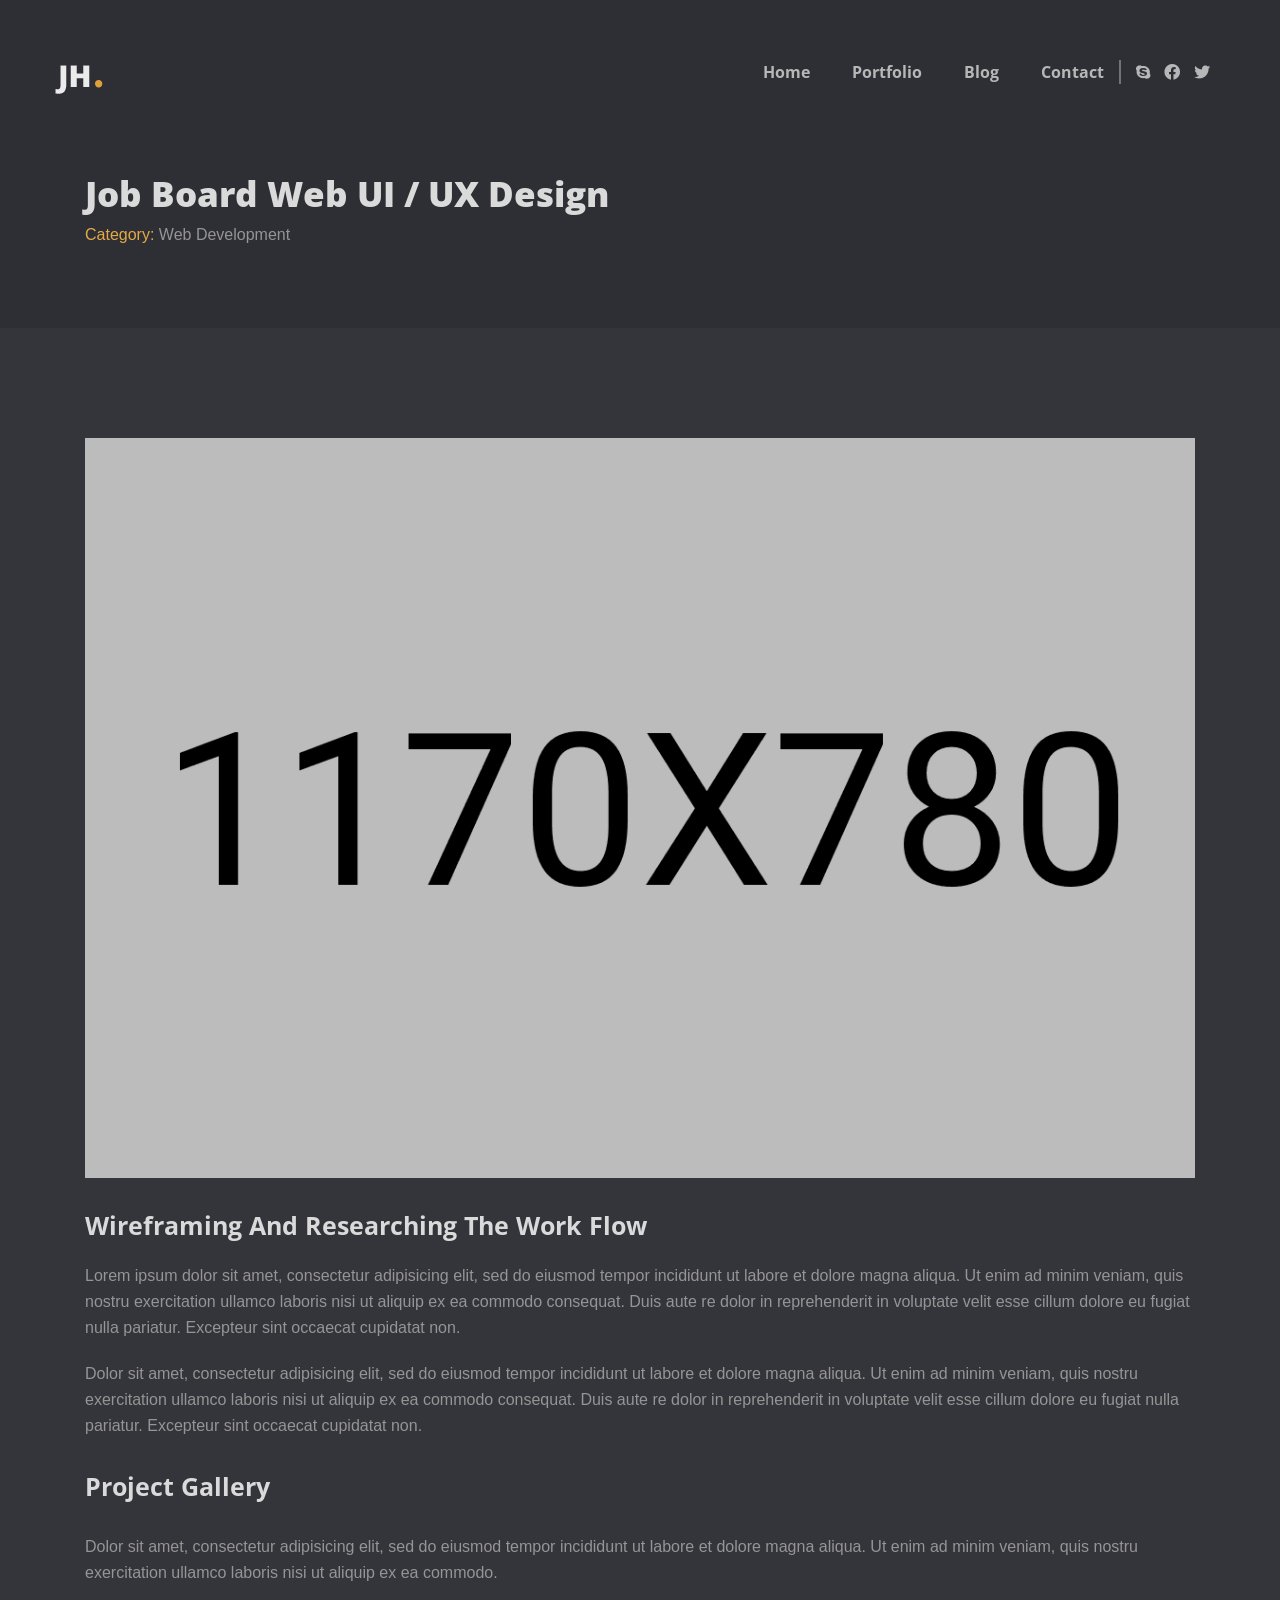
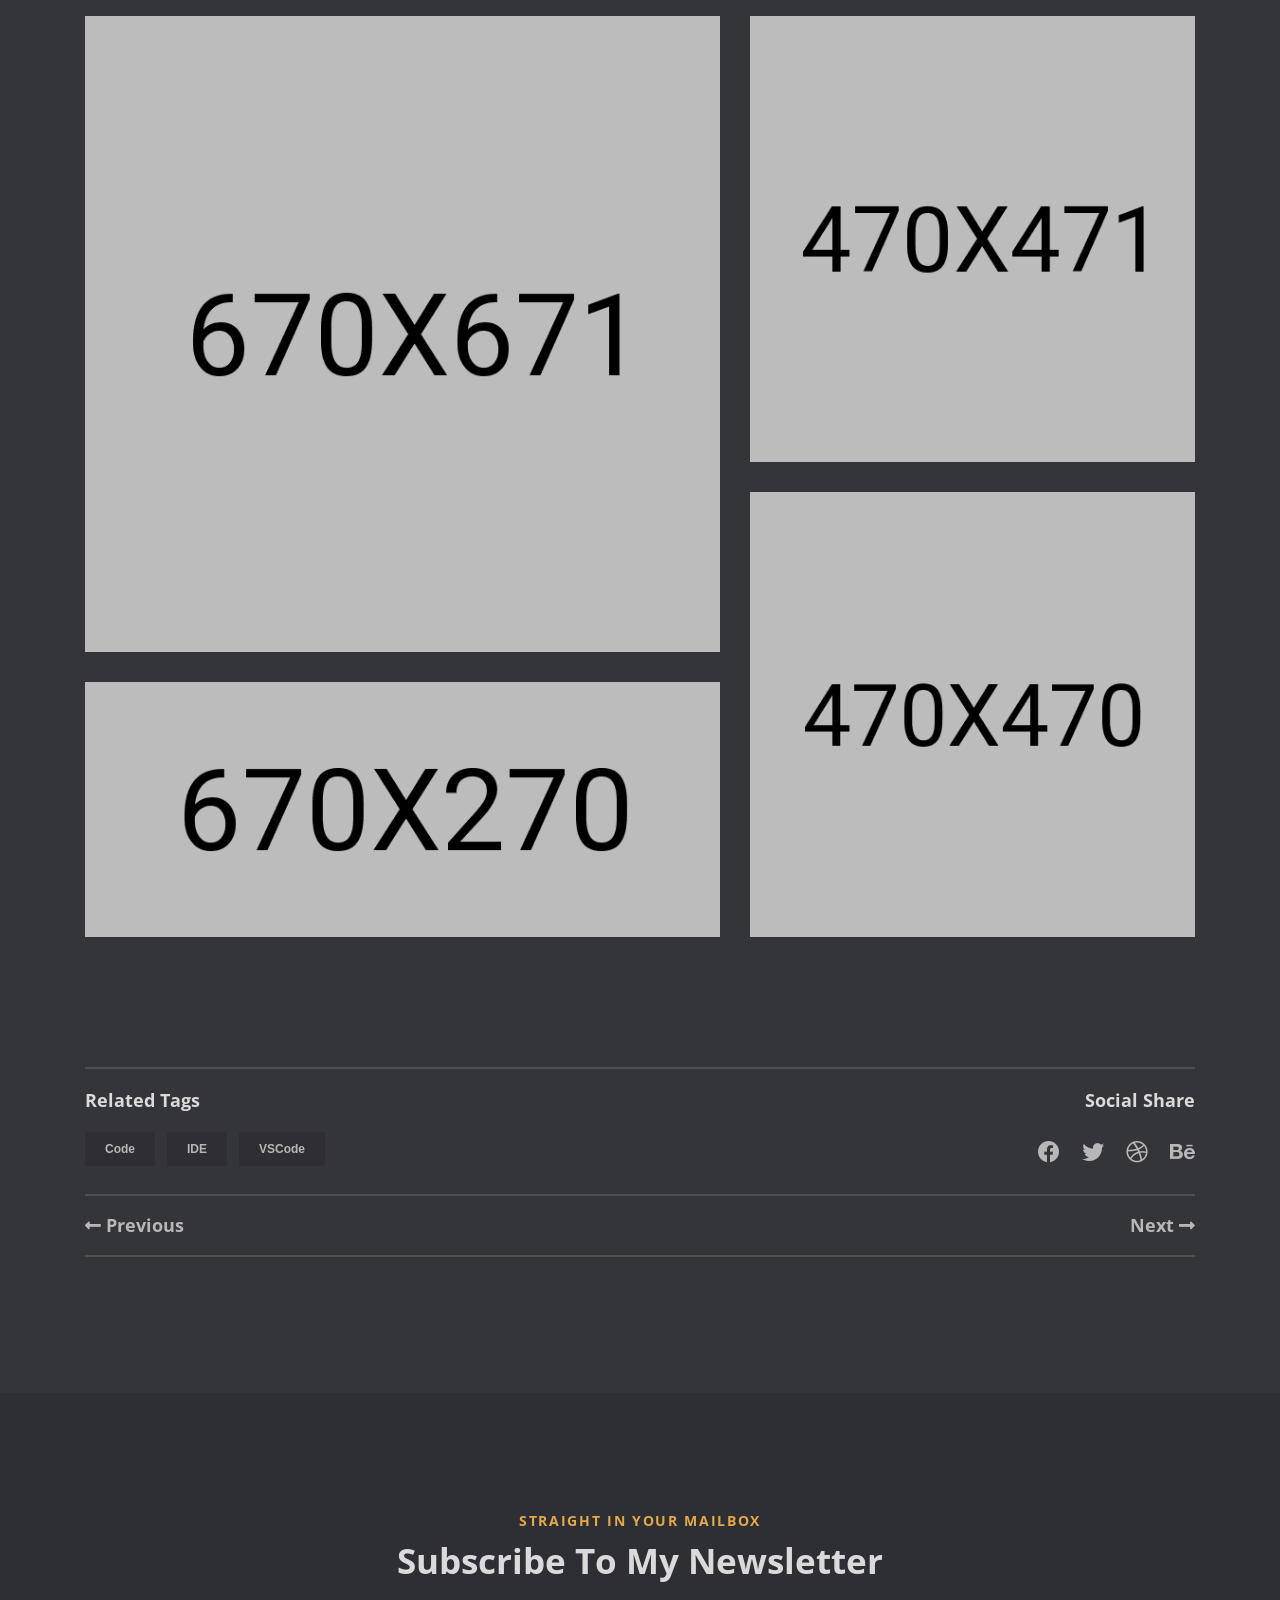
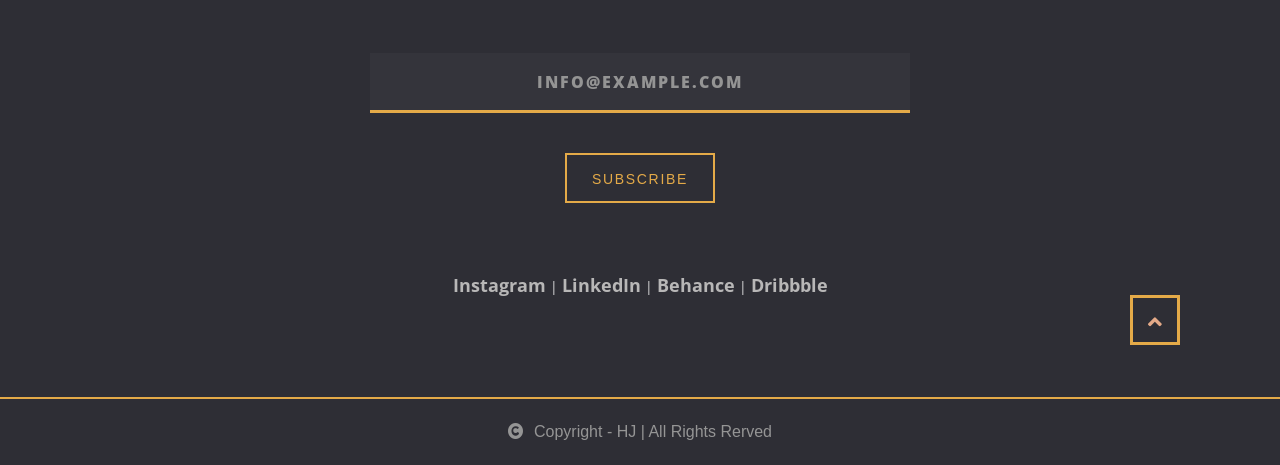
<file: portfolio-details.html>
<!DOCTYPE html>
<html lang="zxx">

<head>
    <meta charset="UTF-8">
    <meta name="viewport" content="width=device-width, initial-scale=1.0">
    <meta name="description"
        content="Palun, Personal Portfolio, One page portfolio, HTML Template, CSS3, HTML5, Website, Portfolio template">

    <!-- title -->
    <title>Palun - Blog List Page</title>

    <!-- favicon -->
    <link rel="shortcut icon" href="favicon.ico" type="image/x-icon">

    <!-- stylesheets -->
    <link rel="stylesheet" href="assets/css/bootstrap.min.css">
    <link rel="stylesheet" href="assets/css/slick.min.css">
    <link rel="stylesheet" href="assets/css/all.min.css">
    <link rel="stylesheet" href="assets/css/magnific-popup.min.css">
    <link rel="stylesheet" href="assets/css/mean-menu.css">
    <link rel="stylesheet" href="assets/css/default.css">
    <link rel="stylesheet" href="style.css">

</head>

<body>
    <!-- header area -->
    <div class="header-area">
        <div class="container mt-60 pl-0 pr-0">
            <div class="row justify-content-lg-between">
                <div class="col-xl-2 col-lg-2 col-md-2 col-sm-2 col-2 pl-xl-0">
                    <!-- logo -->
                    <div class="logo-area">
                        <a href="/index.html">
                            <img src="assets/img/logo/logo.png" alt="Logo" />
                        </a>
                    </div>
                </div>
                <div class="col-xl-6 col-lg-7 col-md-10 col-sm-8 col-8 pr-0">
                    <div class="menu-area menu-social float-right">
                        <ul class="list-inline pl-15">
                            <li class="list-inline-item menu-border"><a href="#"><i class="fab fa-skype"></i></a></li>
                            <li class="list-inline-item"><a href="#"><i class="fab fa-facebook"></i></a></li>
                            <li class="list-inline-item"><a href="#"><i class="fab fa-twitter"></i></a></li>
                        </ul>
                    </div>
                    <nav id="mobile-nav">
                        <div class="menu-area float-right">
                            <ul class="list-inline">
                                <li class="list-inline-item"><a href="index.html">Home</a></li>
                                <li class="list-inline-item"><a href="index.html#portfolio">Portfolio</a>
                                    <ul class="sub-menu pb-10 pt-10 pl-15 pr-15">
                                        <li><a href="portfolio-details.html">Portfolio Details</a></li>
                                    </ul>
                                </li>
                                <li class="list-inline-item"><a href="index.html#blog">Blog</a>
                                    <ul class="sub-menu pb-10 pt-10 pl-15 pr-15">
                                        <li><a href="blog-list.html">Blog List</a></li>
                                        <li><a href="news-details.html">News Details</a></li>
                                    </ul>
                                </li>
                                <li class="list-inline-item"><a href="index.html#contact">Contact</a></li>
                            </ul>
                        </div>
                    </nav>
                    <div class="mobile-menu"></div>
                </div>
            </div>
        </div>
    </div>
    <!-- header area ends -->

    <!-- page title area starts -->
    <div class="page-title-area">
        <div class="container">
            <div class="row">
                <div class="col-xl-7">
                    <div class="page-title pt-80 pb-60">
                        <h1>Job Board Web UI / UX Design</h1>
                        <div class="post-category">
                            <p><span class="pc">Category:</span> Web Development</p>
                        </div>
                    </div>
                </div>
            </div>
        </div>
    </div>
    <!-- page title area end -->

    <!-- main area starts -->
    <div class="main-area bgs pt-110 pb-120">
        <div class="container">
            <div class="row">
                <div class="col-xl-12">
                    <div class="news-details">
                        <div class="news-details-img mb-30">
                            <img src="assets/img/projects/project-details.jpg" alt="news details 1">
                        </div>
                        <h2 class="mt-20 mb-20">
                            Wireframing And Researching The Work Flow
                        </h2>
                        <p>Lorem ipsum dolor sit amet, consectetur adipisicing elit, sed do eiusmod tempor incididunt ut
                            labore et dolore magna aliqua. Ut enim ad minim veniam, quis nostru
                            exercitation ullamco laboris nisi ut aliquip ex ea commodo consequat. Duis aute re dolor in
                            reprehenderit in voluptate velit esse cillum dolore eu fugiat nulla pariatur. Excepteur sint
                            occaecat cupidatat non.</p>
                        <p>Dolor sit amet, consectetur adipisicing elit, sed do eiusmod tempor incididunt ut labore et
                            dolore magna aliqua. Ut enim ad minim veniam, quis nostru exercitation ullamco laboris nisi
                            ut aliquip ex ea commodo consequat. Duis aute re dolor in
                            reprehenderit in voluptate velit esse cillum dolore eu fugiat nulla pariatur.
                            Excepteur sint occaecat cupidatat non.</p>

                        <h2 class="mt-30 mb-30">Project Gallery</h2>

                        <p>Dolor sit amet, consectetur adipisicing elit, sed do eiusmod tempor incididunt ut labore et
                            dolore magna aliqua. Ut enim ad minim veniam, quis nostru exercitation ullamco laboris nisi
                            ut aliquip ex ea commodo.</p>

                        <div class="project-gallery mb-100 mt-30">
                            <div class="row">
                                <div class="col-xl-7 col-lg-7">
                                    <img class="mb-30" src="assets/img/projects/pdet-1.jpg" alt="pdet1">
                                    <img class="mb-30" src="assets/img/projects/pdet-3.jpg" alt="pdet2">
                                </div>

                                <div class="col-xl-5 col-lg-5">
                                    <img class="mb-30" src="assets/img/projects/pdet-2.jpg" alt="pdet3">
                                    <img class="mb-30" src="assets/img/projects/pdet-4.jpg" alt="pdet-4">
                                </div>
                            </div>
                        </div>

                    </div>
                    <hr />
                </div>
            </div>

            <div class="row pb-10 news-meta">
                <div class="col-xl-6 col-lg-6 col-md-6 col-sm-6 col-6">
                    <h4>Related Tags</h4>
                    <div class="tags">
                        <ul class="list-inline">
                            <li class="list-inline-item"><a href="#">Code</a></li>
                            <li class="list-inline-item"><a href="#">IDE</a></li>
                            <li class="list-inline-item"><a href="#">VSCode</a></li>
                        </ul>
                    </div>
                </div>

                <div class="col-xl-6 col-lg-6 col-md-6 col-sm-6 col-6 text-right">
                    <h4>Social Share</h4>
                    <div class="news-social">
                        <ul class="list-inline">
                            <li class="list-inline-item"><a href="https://facebook.com/wpsmasher"><i
                                        class="fab fa-facebook"></i></a></li>
                            <li class="list-inline-item"><a href="https://twitter.com/wpsmasher"><i
                                        class="fab fa-twitter"></i></a></li>
                            <li class="list-inline-item"><a href="https://dribbble.com/wpsmasher"><i
                                        class="fab fa-dribbble"></i></a></li>
                            <li class="list-inline-item"><a href="https://behance.net/arafatjamil01"><i
                                        class="fab fa-behance"></i></a></li>
                        </ul>
                    </div>
                </div>
            </div>
            <hr>
            <div class="row nav-buttons">
                <div class="col-xl-6 col-lg-6 col-md-6 col-sm-6 col-6">
                    <div class="left-button">
                        <a href="blog-list.html"><i class="fas fa-long-arrow-alt-left"></i> Previous</a>
                    </div>
                </div>
                <div class="col-xl-6 col-lg-6 col-md-6 col-sm-6 col-6">
                    <div class="right-button text-right">
                        <a href="portfolio-details.html">Next <i class="fas fa-long-arrow-alt-right"></i></a>
                    </div>
                </div>
            </div>
            <hr>
        </div>
    </div>


    <!-- main area ends -->

    <!-- Newsletter area starts -->
    <div class="newsletter-area pt-120" id="newsletter">
        <div class="container">
            <div class="row justify-content-center">
                <div class="col-xl-6 col-lg-8 col-md-8">
                    <div class="section-title text-center">
                        <h3 class="section-name pc">STRAIGHT IN YOUR MAILBOX</h3>
                        <h2>Subscribe To My Newsletter</h2>
                    </div>

                    <div class="email-input mt-70 mb-70">
                        <form action="#" method="POST">
                            <input class="bgs" type="email" name="email" id="email" placeholder="INFO@EXAMPLE.COM">
                            <input class="ct-btn" type="submit" value="Subscribe">
                        </form>
                    </div>

                    <div class="social-links text-center mb-100">
                        <a href="https://www.instagram.com/arafatjamil01/">Instagram</a> | <a
                            href="https://linkedin.com/in/arafatjamil01">LinkedIn</a> |
                        <a href="https://behance.net/wpsmasher">Behance</a> | <a
                            href="https://dribbble.com/wpsmasher">Dribbble</a>
                    </div>

                </div>
            </div>
        </div>
    </div>
    <!-- Newsletter area ends -->

    <!-- footer copyright area starts -->
    <div class="footer-area">
        <div class="copyright-text text-center">
            <p class="pt-20"><i class="fas fa-copyright mr-10"></i>Copyright - HJ | All Rights Rerved</p>
        </div>

        <div class="back-to-top">
            <a href="#"><i class="fas fa-angle-up"></i></a>
        </div>
    </div>
    <!-- footer copyright area end -->


    <!-- scripts -->
    <script src="assets/js/jquery-2.2.4.js"></script>
    <script src="assets/js/popper.min.js"></script>
    <script src="assets/js/bootstrap.min.js"></script>
    <script src="assets/js/slick.js"></script>
    <script src="assets/js/jquery-1.12.4.js"></script>
    <script src="assets/js/waypoint.min.js"></script>
    <script src="assets/js/countup.js"></script>
    <script src="assets/js/isotope.min.js"></script>
    <script src="assets/js/jquery-mean-menu.min.js"></script>
    <script src="assets/js/magnific-popup.js"></script>
    <script src="assets/js/script.js"></script>
</body>

</html>
</file>
<file: assets/css/default.css>
/* Deafult Margin & Padding */

/*======================= Margin Top =======================*/
.mt-5 {
	margin-top: 5px !important;
}
.mt-10 {
	margin-top: 10px;
}

.mt-15 {
	margin-top: 15px;
}

.mt-20 {
	margin-top: 20px;
}

.mt-25 {
	margin-top: 25px;
}

.mt-30 {
	margin-top: 30px;
}

.mt-35 {
	margin-top: 35px;
}

.mt-40 {
	margin-top: 40px;
}

.mt-45 {
	margin-top: 45px;
}

.mt-50 {
	margin-top: 50px;
}

.mt-55 {
	margin-top: 55px;
}

.mt-60 {
	margin-top: 60px;
}

.mt-65 {
	margin-top: 65px;
}

.mt-70 {
	margin-top: 70px;
}

.mt-75 {
	margin-top: 75px;
}

.mt-80 {
	margin-top: 80px;
}

.mt-85 {
	margin-top: 85px;
}

.mt-90 {
	margin-top: 90px;
}

.mt-95 {
	margin-top: 95px;
}

.mt-100 {
	margin-top: 100px;
}

.mt-105 {
	margin-top: 105px;
}

.mt-110 {
	margin-top: 110px;
}

.mt-115 {
	margin-top: 115px;
}

.mt-120 {
	margin-top: 120px;
}

.mt-125 {
	margin-top: 125px;
}

.mt-130 {
	margin-top: 130px;
}

.mt-135 {
	margin-top: 135px;
}

.mt-140 {
	margin-top: 140px;
}

.mt-145 {
	margin-top: 145px;
}

.mt-150 {
	margin-top: 150px;
}

.mt-155 {
	margin-top: 155px;
}

.mt-160 {
	margin-top: 160px;
}

.mt-165 {
	margin-top: 165px;
}

.mt-170 {
	margin-top: 170px;
}

.mt-175 {
	margin-top: 175px;
}

.mt-180 {
	margin-top: 180px;
}

.mt-185 {
	margin-top: 185px;
}

.mt-190 {
	margin-top: 190px;
}

.mt-195 {
	margin-top: 195px;
}

.mt-200 {
	margin-top: 200px;
}

/*======================= Margin left =======================*/
.ml-5 {
	margin-left: 5px !important;
}
.ml-10 {
	margin-left: 10px;
}

.ml-15 {
	margin-left: 15px;
}

.ml-20 {
	margin-left: 20px;
}

.ml-25 {
	margin-left: 25px;
}

.ml-30 {
	margin-left: 30px;
}

.ml-35 {
	margin-left: 35px;
}

.ml-40 {
	margin-left: 40px;
}

.ml-45 {
	margin-left: 45px;
}

.ml-50 {
	margin-left: 50px;
}

.ml-55 {
	margin-left: 55px;
}

.ml-60 {
	margin-left: 60px;
}

.ml-65 {
	margin-left: 65px;
}

.ml-70 {
	margin-left: 70px;
}

.ml-75 {
	margin-left: 75px;
}

.ml-80 {
	margin-left: 80px;
}

.ml-85 {
	margin-left: 85px;
}

.ml-90 {
	margin-left: 90px;
}

.ml-95 {
	margin-left: 95px;
}

.ml-100 {
	margin-left: 100px;
}

.ml-105 {
	margin-left: 105px;
}

.ml-110 {
	margin-left: 110px;
}

.ml-115 {
	margin-left: 115px;
}

.ml-120 {
	margin-left: 120px;
}

.ml-125 {
	margin-left: 125px;
}

.ml-130 {
	margin-left: 130px;
}

.ml-135 {
	margin-left: 135px;
}

.ml-140 {
	margin-left: 140px;
}

.ml-145 {
	margin-left: 145px;
}

.ml-150 {
	margin-left: 150px;
}

.ml-155 {
	margin-left: 155px;
}

.ml-160 {
	margin-left: 160px;
}

.ml-165 {
	margin-left: 165px;
}

.ml-170 {
	margin-left: 170px;
}

.ml-175 {
	margin-left: 175px;
}

.ml-180 {
	margin-left: 180px;
}

.ml-185 {
	margin-left: 185px;
}

.ml-190 {
	margin-left: 190px;
}

.ml-195 {
	margin-left: 195px;
}

.ml-200 {
	margin-left: 200px;
}

/*======================= Margin Right =======================*/
.mr-5 {
	margin-right: 5px !important;
}
.mr-10 {
	margin-right: 10px;
}

.mr-15 {
	margin-right: 15px;
}

.mr-20 {
	margin-right: 20px;
}

.mr-25 {
	margin-right: 25px;
}

.mr-30 {
	margin-right: 30px;
}

.mr-35 {
	margin-right: 35px;
}

.mr-40 {
	margin-right: 40px;
}

.mr-45 {
	margin-right: 45px;
}

.mr-50 {
	margin-right: 50px;
}

.mr-55 {
	margin-right: 55px;
}

.mr-60 {
	margin-right: 60px;
}

.mr-65 {
	margin-right: 65px;
}

.mr-70 {
	margin-right: 70px;
}

.mr-75 {
	margin-right: 75px;
}

.mr-80 {
	margin-right: 80px;
}

.mr-85 {
	margin-right: 85px;
}

.mr-90 {
	margin-right: 90px;
}

.mr-95 {
	margin-right: 95px;
}

.mr-100 {
	margin-right: 100px;
}

.mr-105 {
	margin-right: 105px;
}

.mr-110 {
	margin-right: 110px;
}

.mr-115 {
	margin-right: 115px;
}

.mr-120 {
	margin-right: 120px;
}

.mr-125 {
	margin-right: 125px;
}

.mr-130 {
	margin-right: 130px;
}

.mr-135 {
	margin-right: 135px;
}

.mr-140 {
	margin-right: 140px;
}

.mr-145 {
	margin-right: 145px;
}

.mr-150 {
	margin-right: 150px;
}

.mr-155 {
	margin-right: 155px;
}

.mr-160 {
	margin-right: 160px;
}

.mr-165 {
	margin-right: 165px;
}

.mr-170 {
	margin-right: 170px;
}

.mr-175 {
	margin-right: 175px;
}

.mr-180 {
	margin-right: 180px;
}

.mr-185 {
	margin-right: 185px;
}

.mr-190 {
	margin-right: 190px;
}

.mr-195 {
	margin-right: 195px;
}

.mr-200 {
	margin-top: 200px;
}

/*======================= Margin Bottom =======================*/
.mb-5 {
	margin-bottom: 5px !important;
}
.mb-10 {
	margin-bottom: 10px;
}

.mb-15 {
	margin-bottom: 15px;
}

.mb-20 {
	margin-bottom: 20px;
}

.mb-25 {
	margin-bottom: 25px;
}

.mb-30 {
	margin-bottom: 30px;
}

.mb-35 {
	margin-bottom: 35px;
}

.mb-40 {
	margin-bottom: 40px;
}

.mb-45 {
	margin-bottom: 45px;
}

.mb-50 {
	margin-bottom: 50px;
}

.mb-55 {
	margin-bottom: 55px;
}

.mb-60 {
	margin-bottom: 60px;
}

.mb-65 {
	margin-bottom: 65px;
}

.mb-70 {
	margin-bottom: 70px;
}

.mb-75 {
	margin-bottom: 75px;
}

.mb-80 {
	margin-bottom: 80px;
}

.mb-85 {
	margin-bottom: 85px;
}

.mb-90 {
	margin-bottom: 90px;
}

.mb-95 {
	margin-bottom: 95px;
}

.mb-100 {
	margin-bottom: 100px;
}

.mb-105 {
	margin-bottom: 105px;
}

.mb-110 {
	margin-bottom: 110px;
}

.mb-115 {
	margin-bottom: 115px;
}

.mb-120 {
	margin-bottom: 120px;
}

.mb-125 {
	margin-bottom: 125px;
}

.mb-130 {
	margin-bottom: 130px;
}

.mb-135 {
	margin-bottom: 135px;
}

.mb-140 {
	margin-bottom: 140px;
}

.mb-145 {
	margin-bottom: 145px;
}

.mb-150 {
	margin-bottom: 150px;
}

.mb-155 {
	margin-bottom: 155px;
}

.mb-160 {
	margin-bottom: 160px;
}

.mb-165 {
	margin-bottom: 165px;
}

.mb-170 {
	margin-bottom: 170px;
}

.mb-175 {
	margin-bottom: 175px;
}

.mb-180 {
	margin-bottom: 180px;
}

.mb-185 {
	margin-bottom: 185px;
}

.mb-190 {
	margin-bottom: 190px;
}

.mb-195 {
	margin-bottom: 195px;
}

.mb-200 {
	margin-bottom: 200px;
}

/*======================= Padding Top =======================*/
.pt-5 {
	padding-top: 5px !important;
}
.pt-10 {
	padding-top: 10px;
}

.pt-15 {
	padding-top: 15px;
}

.pt-20 {
	padding-top: 20px;
}

.pt-25 {
	padding-top: 25px;
}

.pt-30 {
	padding-top: 30px;
}

.pt-35 {
	padding-top: 35px;
}

.pt-40 {
	padding-top: 40px;
}

.pt-45 {
	padding-top: 45px;
}

.pt-50 {
	padding-top: 50px;
}

.pt-55 {
	padding-top: 55px;
}

.pt-60 {
	padding-top: 60px;
}

.pt-65 {
	padding-top: 65px;
}

.pt-70 {
	padding-top: 70px;
}

.pt-75 {
	padding-top: 75px;
}

.pt-80 {
	padding-top: 80px;
}

.pt-85 {
	padding-top: 85px;
}

.pt-90 {
	padding-top: 90px;
}

.pt-95 {
	padding-top: 95px;
}

.pt-100 {
	padding-top: 100px;
}

.pt-105 {
	padding-top: 105px;
}

.pt-110 {
	padding-top: 110px;
}

.pt-115 {
	padding-top: 115px;
}

.pt-120 {
	padding-top: 120px;
}

.pt-125 {
	padding-top: 125px;
}

.pt-130 {
	padding-top: 130px;
}

.pt-135 {
	padding-top: 135px;
}

.pt-140 {
	padding-top: 140px;
}

.pt-145 {
	padding-top: 145px;
}

.pt-150 {
	padding-top: 150px;
}

.pt-155 {
	padding-top: 155px;
}

.pt-160 {
	padding-top: 160px;
}

.pt-165 {
	padding-top: 165px;
}

.pt-170 {
	padding-top: 170px;
}

.pt-175 {
	padding-top: 175px;
}

.pt-180 {
	padding-top: 180px;
}

.pt-185 {
	padding-top: 185px;
}

.pt-190 {
	padding-top: 190px;
}

.pt-195 {
	padding-top: 195px;
}

.pt-200 {
	padding-top: 200px;
}

/*======================= Padding Bottom =======================*/
.pb-5 {
	padding-bottom: 5px !important;
}
.pb-10 {
	padding-bottom: 10px;
}

.pb-15 {
	padding-bottom: 15px;
}

.pb-20 {
	padding-bottom: 20px;
}

.pb-25 {
	padding-bottom: 25px;
}

.pb-30 {
	padding-bottom: 30px;
}

.pb-35 {
	padding-bottom: 35px;
}

.pb-40 {
	padding-bottom: 40px;
}

.pb-45 {
	padding-bottom: 45px;
}

.pb-50 {
	padding-bottom: 50px;
}

.pb-55 {
	padding-bottom: 55px;
}

.pb-60 {
	padding-bottom: 60px;
}

.pb-65 {
	padding-bottom: 65px;
}

.pb-70 {
	padding-bottom: 70px;
}

.pb-75 {
	padding-bottom: 75px;
}

.pb-80 {
	padding-bottom: 80px;
}

.pb-85 {
	padding-bottom: 85px;
}

.pb-90 {
	padding-bottom: 90px;
}

.pb-95 {
	padding-bottom: 95px;
}

.pb-100 {
	padding-bottom: 100px;
}

.pb-105 {
	padding-bottom: 105px;
}

.pb-110 {
	padding-bottom: 110px;
}

.pb-115 {
	padding-bottom: 115px;
}

.pb-120 {
	padding-bottom: 120px;
}

.pb-125 {
	padding-bottom: 125px;
}

.pb-130 {
	padding-bottom: 130px;
}

.pb-135 {
	padding-bottom: 135px;
}

.pb-140 {
	padding-bottom: 140px;
}

.pb-145 {
	padding-bottom: 145px;
}

.pb-150 {
	padding-bottom: 150px;
}

.pb-155 {
	padding-bottom: 155px;
}

.pb-160 {
	padding-bottom: 160px;
}

.pb-165 {
	padding-bottom: 165px;
}

.pb-170 {
	padding-bottom: 170px;
}

.pb-175 {
	padding-bottom: 175px;
}

.pb-180 {
	padding-bottom: 180px;
}

.pb-185 {
	padding-bottom: 185px;
}

.pb-190 {
	padding-bottom: 190px;
}

.pb-195 {
	padding-bottom: 195px;
}

.pb-200 {
	padding-bottom: 200px;
}

/*============================ Padding Left =========================*/
.pl-5 {
	padding-left: 5px !important;
}
.pl-10 {
	padding-left: 10px;
}

.pl-15 {
	padding-left: 15px;
}

.pl-20 {
	padding-left: 20px;
}

.pl-25 {
	padding-left: 25px;
}

.pl-30 {
	padding-left: 30px;
}

.pl-35 {
	padding-left: 35px;
}

.pl-40 {
	padding-left: 40px;
}

.pl-45 {
	padding-left: 45px;
}

.pl-50 {
	padding-left: 50px;
}

.pl-55 {
	padding-left: 55px;
}

.pl-60 {
	padding-left: 60px;
}

.pl-65 {
	padding-left: 65px;
}

.pl-70 {
	padding-left: 70px;
}

.pl-75 {
	padding-left: 75px;
}

.pl-80 {
	padding-left: 80px;
}

.pl-85 {
	padding-left: 85px;
}

.pl-90 {
	padding-left: 90px;
}

.pl-95 {
	padding-left: 95px;
}

.pl-100 {
	padding-left: 100px;
}

.pl-105 {
	padding-left: 105px;
}

.pl-110 {
	padding-left: 110px;
}

.pl-115 {
	padding-left: 115px;
}

.pl-120 {
	padding-left: 120px;
}

.pl-125 {
	padding-left: 125px;
}

.pl-130 {
	padding-left: 130px;
}

.pl-135 {
	padding-left: 135px;
}

.pl-140 {
	padding-left: 140px;
}

.pl-145 {
	padding-left: 145px;
}

.pl-150 {
	padding-left: 150px;
}

.pl-155 {
	padding-left: 155px;
}

.pl-160 {
	padding-left: 160px;
}

.pl-165 {
	padding-left: 165px;
}

.pl-170 {
	padding-left: 170px;
}

.pl-175 {
	padding-left: 175px;
}

.pl-180 {
	padding-left: 180px;
}

.pl-185 {
	padding-left: 185px;
}

.pl-190 {
	padding-left: 190px;
}

.pl-195 {
	padding-left: 195px;
}

.pl-200 {
	padding-left: 200px;
}

/*======================= Padding Right =======================*/
.pr-5 {
	padding-right: 5px !important;
}
.pr-10 {
	padding-right: 10px;
}

.pr-15 {
	padding-right: 15px;
}

.pr-20 {
	padding-right: 20px;
}

.pr-25 {
	padding-right: 25px;
}

.pr-30 {
	padding-right: 30px;
}

.pr-35 {
	padding-right: 35px;
}

.pr-35 {
	padding-right: 35px;
}

.pr-40 {
	padding-right: 40px;
}

.pr-45 {
	padding-right: 45px;
}

.pr-50 {
	padding-right: 50px;
}

.pr-55 {
	padding-right: 55px;
}

.pr-60 {
	padding-right: 60px;
}

.pr-65 {
	padding-right: 65px;
}

.pr-70 {
	padding-right: 70px;
}

.pr-75 {
	padding-right: 75px;
}

.pr-80 {
	padding-right: 80px;
}

.pr-85 {
	padding-right: 80px;
}

.pr-90 {
	padding-right: 90px;
}

.pr-95 {
	padding-right: 95px;
}

.pr-100 {
	padding-right: 100px;
}

.pr-105 {
	padding-right: 105px;
}

.pr-110 {
	padding-right: 110px;
}

.pr-115 {
	padding-right: 115px;
}

.pr-120 {
	padding-right: 120px;
}

.pr-125 {
	padding-right: 125px;
}

.pr-130 {
	padding-right: 130px;
}

.pr-135 {
	padding-right: 135px;
}

.pr-140 {
	padding-right: 140px;
}

.pr-145 {
	padding-right: 145px;
}

.pr-150 {
	padding-right: 150px;
}

.pr-155 {
	padding-right: 155px;
}

.pr-160 {
	padding-right: 160px;
}

.pr-165 {
	padding-right: 165px;
}

.pr-170 {
	padding-right: 170px;
}

.pr-175 {
	padding-right: 175px;
}

.pr-180 {
	padding-right: 180px;
}

.pr-185 {
	padding-right: 185px;
}

.pr-190 {
	padding-right: 190px;
}

.pr-195 {
	padding-right: 195px;
}

.pr-200 {
	padding-right: 200px;
}

/* ===================== Background Color =========================== */

.grey-bg {
	background-color: #f7f9ff;
}

.white-bg {
	background-color: #fff ;
}

.black-bg {
	background-color: #222;
}

/*========================== Color ===================================== */

.white {
	color: #fff;
}

.black {
	color: #222;
}

/*============================ Black Overlay ============================== */

[data-overlay] {
	position: relative;
}

[data-overlay]::before {
	background: #000 none repeat scroll 0 0;
	content: "";
	height: 100%;
	left: 0;
	position: absolute;
	top: 0;
	width: 100%;
	z-index: 1;
}

[data-overlay="3"]::before {
	opacity: 0.3;
}

[data-overlay="4"]::before {
	opacity: 0.4;
}

[data-overlay="5"]::before {
	opacity: 0.5;
}

[data-overlay="6"]::before {
	opacity: 0.6;
}

[data-overlay="7"]::before {
	opacity: 0.7;
}

[data-overlay="8"]::before {
	opacity: 0.8;
}

[data-overlay="9"]::before {
	opacity: 0.9;
}
</file>
<file: assets/css/mean-menu.css>
/*! #######################################################################

	MeanMenu 2.0.7
	--------

	To be used with jquery.meanmenu.js by Chris Wharton (http://www.meanthemes.com/plugins/meanmenu/)

####################################################################### */

/* hide the link until viewport size is reached */
a.meanmenu-reveal {
	display: none;
}

/* when under viewport size, .mean-container is added to body */
.mean-container .mean-bar {
  background: rgba(0, 0, 0, 0) none repeat scroll 0 0;
  float: left;
  position: relative;
  width: 100%;
  z-index: 99;
}
.mean-container a.meanmenu-reveal {
	border: 1px solid #e4aa48;
	color: #e4aa48;
	cursor: pointer;
	display: block;
	font-family: inherit;
	font-size: 1px;
	font-weight: 700;
	height: 22px;
	line-height: 22px;
	padding: 8px 9px;
	position: absolute;
	right: 0;
	text-decoration: none;
	top: 0;
	width: 22px;
	margin-top: -14px;

}
.mean-container a.meanmenu-reveal span {
  background: #e4aa48 none repeat scroll 0 0;
  display: block;
  height: 3px;
  margin-top: 3px;
}

.mean-container .mean-nav {
	background: #0c1923 none repeat scroll 0 0;
	float: left;
	margin-top: 25px;
	width: 100%;
}

.mean-container .mean-nav ul {
	padding: 0;
	margin: 0;
	width: 100%;
	list-style-type: none;
}

.mean-container .mean-nav ul li {
	position: relative;
	float: left;
	width: 100%;
}

.mean-container .mean-nav ul li a {
	border-top: 1px solid #FBBA42;
	color: #fff;
	display: block;
	float: left;
	margin: 0;
	padding: 10px 5%;
	text-align: left;
	text-decoration: none;
	text-transform: uppercase;
	width: 90%;
	font-size: 14px;
	background: #3f5666;
	font-weight: bold;
}

.mean-container .mean-nav ul li li a {
  border-top: 1px solid rgba(255, 255, 255, 0.25);
  opacity: 0.75;
  padding: 10px 10%;
  text-shadow: none;
  visibility: visible;
  width: 80%;
}

.mean-container .mean-nav ul li.mean-last a {
	border-bottom: none;
	margin-bottom: 0;
}

.mean-container .mean-nav ul li li li a {
	width: 70%;
	padding: 1em 15%;
	

}

.mean-container .mean-nav ul li li li li a {
	width: 60%;
	padding: 1em 20%;
}

.mean-container .mean-nav ul li li li li li a {
	width: 50%;
	padding: 1em 25%;
	background: #3f5666;
}

.mean-container .mean-nav ul li a:hover {

	background: #FBBA42;
	color: #333;
}

.mean-container .mean-nav ul li a.mean-expand{
	-moz-border-bottom-colors: none;
	-moz-border-left-colors: none;
	-moz-border-right-colors: none;
	-moz-border-top-colors: none;
	background: rgba(255, 255, 255, 0.1) none repeat scroll 0 0;
	border-color: currentcolor currentcolor rgba(255, 255, 255, 0.2) rgba(255, 255, 255, 0.4);
	border-image: none;
	border-style: none none solid solid;
	border-width: medium medium 1px 1px;
	font-weight: 700;
	height: 30px;
	margin-top: 1px;
	padding: 5px 12px;
	position: absolute;
	right: 0;
	text-align: center;
	top: 0;
	width: 26px;
	z-index: 2;
}

.mean-container .mean-nav ul li a.mean-expand:hover {
	background: #2e2e34;
	color: #fff;
}

.mean-container .mean-push {
	float: left;
	width: 100%;
	padding: 0;
	margin: 0;
	clear: both;
}

.mean-nav .wrapper {
	width: 100%;
	padding: 0;
	margin: 0;
}

/* Fix for box sizing on Foundation Framework etc. */
.mean-container .mean-bar, .mean-container .mean-bar * {
	-webkit-box-sizing: content-box;
	-moz-box-sizing: content-box;
	box-sizing: content-box;
}


.mean-remove {
	display: none !important;
}


.transparent-header .mean-container a.meanmenu-reveal {
    border: 1px solid #fff;
    color: #fff;
}
.transparent-header .mean-container a.meanmenu-reveal span {
	background: #fff;
}

.header-2 .mean-container a.meanmenu-reveal {
    border: 1px solid #fff;
    color: #fff;
}
.header-2 .mean-container a.meanmenu-reveal span {
	background: #fff;
}

.mobile-menu{
	position: absolute;
	right: 2%;
	top: -7px ;
	z-index: 99999;
	width: 100%;
}
</file>
<file: style.css>
/*
  Project Name: Palun - Dark Personal Portfolio HTML5 Template
  Author: wpsmasher
  Support: support@wpsmasher.com
  Description: Personal Portfolio Bootstrap 4 and HTML5 Template
  Version: 1.0
*/


/* CSS Index 
-----------------------------------
1. Theme default css
2. Header Area
3. Slider Area
4. Services Area
5. Counter Area
6. Portfolio Area
7. Blog Area
8. Contact Area
9. Copyright Area
10. Blog Area
11. News Details Area
12. Responsive

*/


/* --------------- 1. Theme default css ---------------------*/

@import url('https://fonts.googleapis.com/css2?family=Nunito+Sans:wght@400;600;700&family=Open+Sans:wght@300;400;600;700;800&display=swap');

html {
  scroll-behavior: smooth;
  transition: 1 ease;
}

body {
  font-family: 'Open Sans', sans-serif;
  font-weight: normal;
  font-style: normal;
  max-width: 1920px;
  background-color: #2e2e35;
  color: #dadada;
  margin: 0 auto;
}

.img {
  max-width: 100%;
  -webkit-transition: all 0.3s ease-out 0s;
  transition: all 0.3s ease-out 0s;
  height: auto;
}

.fix {
  overflow: hidden;
}

a {
  -webkit-transition: all 0.3s ease-out 0s;
  transition: all 0.3s ease-out 0s;
  color: #b8b7b7;
  font-size: 22px;
  font-weight: 700;
  text-decoration: none;
}

a:focus,
a:hover,
.portfolio-cat a:hover,
.footer -menu li a:hover {
  color: #e4aa48;
  text-decoration: none;
}

h1,
h2,
h3,
h4,
h5,
h6 {
  font-family: 'Open Sans', sans-serif;
  color: #dadada;
  font-weight: 700;
}

h1 a,
h2 a,
h3 a,
h4 a,
h5 a,
h6 a {
  color: inherit;
}

h1 {
  font-size: 50px;
  font-weight: 800;
  line-height: 60px;
}

h2 {
  font-size: 35px;
  line-height: 45px;
  color: #dadada;
}

h3 {
  font-size: 14px;
  font-family: "Open Sans";
  color: #e4aa48;
  font-weight: bold;
  text-transform: uppercase;
  letter-spacing: .12em;
}

h4 {
  font-size: 20px;
  line-height: 30px;
}

h5 {
  font-size: 18px;
}

h6 {
  font-size: 16px;
}

ul {
  margin: 0px;
  padding: 0px;
}

li {
  list-style: none;
}

p {
  font-size: 16px;
  font-weight: normal;
  line-height: 26px;
  color: #959595;
  margin-bottom: 20px;
  font-family: 'Nunito', sans-serif;

}

.dash {
  width: 40px;
  height: 2px;
  background: #e4aa48;
}

.pc {
  color: #e4aa48;
}

.bgp {
  background: #2e2e35;
}

.bgs {
  background: #34343b;
}

.vc {
  height: 27px;
  width: 3px;
  background: #dadada;
  display: inline-block;
  margin-left: 14px;
  margin-right: 14px;
  margin-bottom: -7px;
}

.ct-btn {
  text-transform: uppercase;
  font-family: 'Nunito', sans-serif;
  font-size: 14px;
  color: #e4aa48;
  border: 2px solid #e4aa48;
  width: 150px;
  height: 50px;
  line-height: 46px;
  letter-spacing: .12em;
  text-align: center;
  display: inline-block;
}

.ct-btn:hover {
  background: #e4aa48;
  color: #000;
  transition: .3s ease-out;
}

.mr-btn {
  font-size: 14px;
  line-height: 24px;
  color: #e4aa48;
  display: inline-block;

}


.section-title h2 {
  margin-bottom: 11px;
}

.section-title p {
  margin-bottom: 13px;
}

.btn-animation{
  position: relative;
}

.btn-animation::after{
  position: absolute;
  content: "";
  top: 110%;
  left: 0;
  width: 100%;
  height: 2px;
  background: #e4aa48;
  transform: scaleX(0);
  transition: transform .5s;
  transform-origin: right;
}

.btn-animation:hover::after{
  transform: scaleX(1);
  transform-origin: left;
}


/* pseudo classes */
*::-moz-selection {
  background: #fff;
  text-shadow: none;
}

::-moz-selection {
  background: #fff;
  text-shadow: none;
}

::selection {
  background: #fff;
  text-shadow: none;
}

*::-webkit-input-placeholder {
  color: #949494;
  font-size: 26px;
  text-align: center;
}

*:-ms-input-placeholder {
  color: #949494;
  font-size: 26px;
  text-align: center;
}

*::placeholder {
  color: #b5b5b5;
  font-size: 16px;
  opacity: 1;
  text-align: left;
}

*::focus {
  outline: none;
}

*::active {
  outline: none;
}

*::-moz-focus {
  outline: none;
}


/* -----------------  2. Header Area -------------- */

.menu-area ul li {
  margin-right: 38px !important;

}

.menu-area ul li a {
  font-size: 16px;
  position: relative;

}

.menu-area ul li a:after {
  position: absolute;
  content: "";
  top: 110%;
  left: 0;
  width: 100%;
  height: 2px;
  background: #e4aa48;
  transform: scaleX(0);
  transition: transform .5s;
  transform-origin: right;
}

.menu-area ul li a:hover::after {
  transform: scaleX(1);
  transform-origin: left;
}

.menu-area ul li:hover:after {
  margin: 3px auto;
  display: block;
  width: 16px;

}

.menu-area ul li a:hover,
.menu-area ul li a:focus {
  text-decoration: none;
}

.menu-area ul li:last-child {
  margin-right: 15px !important;
}

.menu-area .sub-menu {
  position: absolute;
  line-height: 38px;
  z-index: 3;
  background-color: #434346;
}

.menu-area .sub-menu {
  display: none;
}

.menu-area ul li:hover .sub-menu {
  display: block;
}



.menu-area.menu-social ul li:after {
  display: none;
}

.menu-social {
  border-left: 2px solid #737377;
}

.menu-social ul li {
  margin-right: 10px !important;
}

.menu-social ul li:last-child {
  margin-right: 0px;
}


/* -----------------  3. Slider Area -------------- */

.slider-height {
  height: 738px;
}

.slider-left .dash {
  margin-top: 31px;
  margin-bottom: 14px;
}

.social-links {
  font-size: 14px;
  line-height: 14px;
}

.social-links a {
  font-size: 14px;
  line-height: 24px;
}

.slick-dots > :not(.slick-active) {
	display: none;
}

.slick-dots li button {
	background: transparent;
	border: none;
	color: #959595;
	font-family: 'Open sans',sans-serif;
	font-size: 23px;
	font-weight: 800;
}

.slider-activator .slick-arrow {
	background: transparent;
	border: none;
	font-size: 25px;
	position: absolute;
	right: 5%;
	top: 80%;
  color: #959595;
  z-index: 9999;
}

.slick-arrow:focus,
.slick-arrow:visited:focus,
.slick-arrow:active:focus {
	outline: none;
}



.slick-prev.slick-prev {
	right: 10%;
}

.slick-dots .slick-active {
	position: absolute;
	top: 80%;
	right: 7.7%;
}

/* -------------------- 4. Services Area --------------- */
.project-card {
  height: 285px;
}

.project-card:hover .skill-project h4,
.project-card:hover .skill-project p {
  color: #e4aa48;
  transition: .3s all ease;
}

.project-card:hover .icon>img:first-child {
  display: none;
}

.project-card:hover .icon>img:last-child {
  display: inline-block !important;
  text-align: center;
}


/* --------- 5. Counter Area -------------- */
.counter-item h4 {
  font-size: 35px;
}

/* --------- 6. Portfolio Area ----------- */
.pofo-cat {
  position: relative;
}

.pofo-cat button {
  background: transparent;
  color: #959595;
  font-weight: 700;
  font-size: 14px;
  border: none;
  padding: 20px;
  border-bottom: 2px solid transparent;
}

.pofo-cat button:hover {
  color: #e4aa48;
}

.pofo-cat .active {
  border: none;
  color: #e4aa48;
  border-bottom: 2px solid #e4aa48;
}

.pofo-cat button:focus,
.pofo-cat button:active {
  outline: none;
  text-indent: 0;
}

.pofo-line {
	background: #d6d6d6;
	height: 2px;
	position: absolute;
	top: 60%;
	left: 62px;
	width: 84%;
	z-index: -1;
}


.portfolio-thumb img {
  max-width: 100%;
  height: auto;
  display: block;
}

.portfolio-thumb img:after {
  clear: both;
}

.portfolio-wrapper {
  position: relative;
}

.portfolio-wrapper .overlay {
  width: 80%;
  height: 80%;
  top: 50%;
  bottom: 0;
  left: 50%;
  position: absolute;
  background: #2e2e35;
  transform: translate(-50%, -50%);
  opacity: 0;
  transition: .5s ease;
}

.portfolio-wrapper:hover .overlay {
  opacity: 1;
}

.portfolio-wrapper .overlay img {
  top: 50%;
  left: 50%;
  position: absolute;
  transform: translate(-50%, -50%);
}

.grid-item:after {
  content: '';
  display: block;
  clear: both;
}


/* ------- 7. Blog Area -------- */

.single-blog {
  position: relative;
  background: #2e2e34;
}

.blog-img,
.blog-small-img{
  overflow: hidden;
}

.blog-img img {
  width: 100%;
  height: auto;
  display: block;
  position: relative;
  transition: .3s all ease;
}

.blog-small-img img{
  transition: .3s all ease;
}

.blog-img img:hover,
.blog-small-img img:hover{
  transform: scale(1.2);
}



.blog-meta .date {
  background: rgba(0.18, 0.18, 0.21);
  width: 100px;
  height: 40px;
  line-height: 40px;
  text-align: center;
  font-size: 14px;
  color: #e4aa48;
  font-weight: 800;
  position: absolute;
  top: 0;
}

.blog-title a h2 {
  font-size: 22px;
  line-height: 32px;
  transition: .3s ease;
}

.blog-title a h2:hover {
  color: #e4aa48;
}

.blog-button a {
  font-size: 14px;
  color: #e4aa48;  
  position: relative;
}

.blog-button a:after{
  position: absolute;
  content: "";
  top: 110%;
  left: 0;
  width: 95%;
  height: 2px;
  background: #e4aa48;
  transform: scaleX(0);
  transition: transform .5s;
  transform-origin: right;
}

.blog-button a:hover::after {
  transform: scaleX(1);
  transform-origin: left;
}

.single-blog .play-btn {
  position: absolute;
  top: 21%;
  left: 50%;
  border: 2px solid #e4aa48;
  background: #2e2e34;
  width: 80px;
  height: 80px;
  line-height: 78px;
  text-align: center;
  border-radius: 50%;
  color: #e4aa48;
  transform: translate(-50%, -50%);
}

.blog-item-small {
  background: #2e2e34;
  overflow: hidden;
  position: relative;
}

.blog-small-description h2 {
  font-size: 16px;
  line-height: 26px;
  color: inherit;
}


.blog-small-description p {
  font-size: 16px;
  line-height: 20px;
  color: #959595;
  margin-bottom: 0;
}

.news-area hr {
  border: 1px solid #434346;
  margin: 15px 0;
}

/* ----------- 8. Contact Area --------- */

.contact-item {
  background: #36363e;
  height: 60px;
  line-height: 60px;
}

.ct-item-icon i {
  font-size: 23px;
  line-height: 60px;
}

.contact-item a {
  font-size: 18px;
  color: #e4aa48;
  font-weight: 600;
}


/* ------------ 9. Copyright Area ---------- */
.footer-area {
  position: relative;
}

.copyright-text {
  border-top: 2px solid #e4aa48;
}

.back-to-top {
  position: absolute;
  bottom: 100px;
  right: 100px;
}


.back-to-top a {
  border: 3px solid #e4aa48;
  width: 50px;
  height: 50px;
  line-height: 46px;
  display: inline-block;
  text-align: center;
  color: #e4aa88;
}


.back-to-top a:hover {
  background: #e4aa48;
  color: #fff;
  text-decoration: underline;
}


/* ================= Blog List Page ================== */

/* ------------ 10. Blog Area --------- */
.page-title h1 {
	font-size: 35px;
	line-height: 40px;
}

.blog-section .title{
  position: relative;
}

.blog-section .title h2 {
  font-size: 25px;
}

.blog-section .title .dash {
	width: 80%;
	height: 4px;
	position: absolute;
	top: 22px;
	left: 20%;
}

.list-blog-item{
  position: relative;
}

.list-blog-img{
  overflow: hidden;
}

.list-blog-img img{
  width: 100%;
  height: auto;
  transition: .3s ease;
}

.list-blog-img img:hover{
  transform: scale(1.1);
}

.list-blog-item .date{
  position: absolute;
  background-color: rgba(46, 46, 53,.6);
  height: 40px;
  width: 130px;
  text-align: center;
  top: 0;
}

.list-blog-meta .date > p {
	color: #e4aa48;
	font-weight: 800;
	line-height: 40px;
	font-family: 'Open sans',sans-serif;
}

.list-blog-detail a h2 {
	font-size: 22px;
  line-height: 32px;
  color: inherit;
}

.list-blog-detail p {
	font-size: 16px;
	line-height: 26px;
}

.list-blog-item .play-btn {
	position: absolute;
	top:50%;
	left: 50%;
	border: 2px solid #e4aa48;
	background: #2e2e34;
	width: 80px;
	height: 80px;
	line-height: 78px;
	text-align: center;
	border-radius: 50%;
	color: #e4aa48;
	transform: translate(-50%, -50%);
}

.email-input form input[type='email'] {
	width: 100%;
	border: none;
	height: 60px;
	line-height: 60px;
  border-bottom: 3px solid #e4aa48;
  font-size: 16px;
  font-weight: 800;
  letter-spacing: 2px;
  text-transform: uppercase;
  color: #e4aa48;
  text-align: center;
}

.email-input form input::placeholder{
  text-align: center;
  color: #949494;

}

.email-input .ct-btn {
	text-transform: uppercase;
	font-family: 'Nunito', sans-serif;
	font-size: 14px;
	background: transparent;
	color: #e4aa48;
	border: 2px solid #e4aa48;
	width: 150px;
	height: 50px;
	line-height: 46px;
	letter-spacing: .12em;
	text-align: center;
	display: block;
	margin: 40px auto;
}

.email-input .ct-btn:hover{
  background: #e4aa48;
  color: #000;
  transition: .3s ease-out;
}

.newsletter-area .social-links a{
  font-size: 18px;
}


/* =============== News Details Page ============== */

/* -------------- 11. News Details Area ----------- */

.news-details img{
  width: 100%;
  height: auto;
}

.news-details h2 {
	font-size: 25px;
	line-height: 35px;
}

.blockquote {
	background: #2e2e34;
	padding: 50px 60px;
  font-size: 60px;
  line-height: 40px;
}

.speech {
	font-size: 40px;
	font-family: 'Open sans',sans-serif;
	font-weight: 300;
	line-height: 50px;
}

.blockquote-footer {
	color: #959595;
	font-size: 30px;
	font-style: italic;
}

.main-area hr{
  border: 1px solid #4f4f4f;
}

.news-meta h4 {
	margin-bottom: 20px;
	font-size: 18px;
}
.news-social ul li a {
	margin-right: 10px;
}

.news-social ul li:last-child a{
  margin-right: 0;
}

.tags ul li a {
	font-size: 12px;
	font-family: 'Nunito',sans-serif;
	text-align: center;
	background: #2e2e34;
	padding: 10px 20px;
}

.row.nav-buttons a {
	font-size: 18px;
	margin-bottom: 0px;
	display: block;
}



/* -------------- 12. Responsive  --------- */

/* Normal desktop :1200px. */
@media (min-width: 1200px) and (max-width: 1500px) {
  .grid-item-4 {
    padding-right: 15px !important;
  }

  .slick-prev.slick-prev {
    right: 10%;
  }
}


/* Normal desktop :992px. */
@media (min-width: 992px) and (max-width: 1200px) {
  .menu-area ul li {
    margin-right: 18px !important;
  }

  .slider-activator .slick-arrow {
    top: 90%;
  }

  .slick-dots .slick-active {
    top: 90%;
  }

  
  .slick-prev.slick-prev {
    right: 10%;
  }

  .project-card {
    height: 230px;
    padding: 40px 0 10px 0;
  }

  .skill-project h4 {
    font-size: 17px;
    line-height: 17px;
  }

  .grid-item-4 {
    padding-right: 12px;
  }

  .blog-title a h2 {
    font-size: 18px;
    line-height: 28px;
    transition: .3s ease;
  }

  .blog-item-small:last-child {
    display: none;
  }

  .blog-small-description {
    padding: 40px 0 30px 20px;
  }

  .blog-small-img {
    margin-right: 10px;
    display: none;
  }

  .single-blog .play-btn {
    top: 17%;
  }

  .ct-item-icon {
    margin-left: 20px;
    margin-right: 10px;
  }

  /* blog list */

  .list-blog-detail p:not(:first-of-type) {
    display: none;
  }

  .list-blog-detail {
    padding: 50px 20px 0 0;
  }

}


/* Tablet desktop :768px. */
@media (min-width: 768px) and (max-width: 991px) {
  .slide-item>.container {
    padding-top: 60px;
  }

  .name h1 {
    font-size: 40px;
    line-height: 50px;
  }

  .section-title h2 {
    font-size: 25px;
    line-height: 35px;
  }

  p {
    font-size: 14px;
    line-height: 24px;
  }

  .slick-dots .slick-active {
    top: 90.5%;
    right: 8%;
  }

  .slick-dots li button {
    font-size: 16px;
  }

  .slider-activator .slick-arrow {
    top: 90%;
    font-size: 20px;
  }

  .slick-prev.slick-prev {
    right: 10%;
  }

  .services-area {
    padding-top: 70px;
  }

  .service-row .col-md-3 {
    padding-right: 0;
    padding-left: 0;
  }

  .project-card .icon img {
    width: 30%;
  }

  .project-card {
    height: 200px;
    padding: 30px 0 10px 0;
    border-right: 1px solid #434346;
    border-left: 1px solid #434346;
  }

  .counter-area {
    padding-bottom: 30px;
  }

  .portfolio-area {
    padding: 65px 0 40px 0;
  }

  .news-area {
    padding: 65px 0 0;
  }

  .single-blog .play-btn {
    top: 32%;

  }

  .blog-small-description h2 {
    font-size: 18px;
    line-height: 28px;
    color: inherit;
  }

  .contact-area {
    padding-top: 70px;
  }

  .grid-item-4 {
    padding-right: 9px;
  }

  .pofo-cat button.active {
    border-bottom: 4px solid #e4aa48;
  }

  /* portfolio details */
  .main-area {
    padding: 60px 0;
  }

  .project-gallery {
    margin-bottom: 40px;
  }

  .newsletter-area {
    padding-top: 60px;
  }

  .email-input {
    margin-top: 40px;
  }

  /* blog list */
 
  .blog-section .title .dash {
    width: 70%;
    left: 30%;
  }

  .blog-post-area {
    padding: 60px 0;
  }

  .list-blog-detail {
    padding: 50px;
  }
}

/* small mobile :320px. */
@media (max-width: 767px) {
  .slide-item>.container {
    padding-top: 60px;
  }

  .slick-prev.slick-prev {
    right: 15%;
  }

  .slider-activator .slick-arrow {
    top: 90%;
  }

  .slick-dots .slick-active {
    top: 90%;
    right: 10.7%;
  }

  .into-area {
    display: none;
  }

  .mobile-menu {
    right: -60px;
    top: 12px;
  }

  .menu-area .sub-menu {
    line-height: 1.5;
    position: inherit;
  }

  .menu-social {
    padding-top: 7px;
    border: none;
    position: relative;
    z-index: 999999;
  }

  .menu-social ul li a>i {
    font-size: 22px;
  }

  .name h1 {
    font-size: 30px;
    line-height: 40px;
  }

  .section-title h2 {
    margin-bottom: 11px;
    font-size: 26px;
    line-height: 36px;
  }

  .slider-area-intro{
    padding: 50px 0;
  }

  .pofo-line{
    display: none;
  }

  .services-area {
    padding-top: 70px;
  }

  .portfolio-area {
    padding: 65px 0 40px 0;
  }

  .news-area {
    padding: 65px 0 0;
  }

  .single-blog .play-btn {
    top: 25%;
    
  }

  .counter-area{
    padding-bottom: 30px;
  }

  .contact-area {
    padding-top: 70px;
  }

  /* portfolio details */
  .main-area {
    padding: 60px 0;
  }

  .project-gallery {
    margin-bottom: 40px;
  }

  .newsletter-area {
    padding-top: 60px;
  }

  .email-input {
    margin-top: 40px;
  }

  .list-inline-item:not(:last-child) {
    margin-right: 1px;
  }

  .back-to-top {
    position: absolute;
    bottom: 70px;
    right: 30px;
  }

  /* news details */
  .speech {
    font-size: 20px;
    line-height: 30px;
  }

  .blockquote-footer {
   font-size: 16px;
  }

  /* blog list */
  .blog-section .title .dash {
    width: 60%;
    left: 40%;
  }

  .list-blog-detail {
    padding: 30px;
  }

  .list-blog-item {
    margin-top: 30px;
  }

}

/* Large Mobile :480px. */
@media only screen and (min-width: 480px) and (max-width: 575px) {
  .logo-area{
    padding-left: 15px;
  }

  .slider-activator .slick-arrow {
    top: 90%;
  }

  .slick-dots .slick-active {
    top: 90%;
  }

  .into-area {
    display: none;
  }

  /* portfolio details */
  .tags ul li a {
    font-size: 12px;
    font-family: 'Nunito',sans-serif;
    text-align: center;
    background: #2e2e34;
    padding: 10px 10px;
  }

  .blockquote {
    padding: 30px 40px;
  }

}

@media only screen and (max-width:479px){
  .logo-area{
    padding-left: 15px;
  }

  .slider-activator .slick-arrow {
    font-size: 20px;
  }

  .into-area {
    display: none;
  }

  .slick-dots li button {
    font-size: 20px;
  }

  .mobile-menu {
    right: -40px;
    top: 12px;
  }

  .slider-area-intro{
    padding-left: 40px;
  }

  .header-area .container{
    margin-top: 20px;
  }

  /* portfolio details */
  .tags ul li a{
    line-height: 40px;
  }

  .blockquote {
    padding: 20px 30px;
    
  }

  /* blog list */
  .blog-post-area {
    padding: 40px 0;
  }
  
  .blog-section .title .dash {
    width: 30%;
    left: 70%;
  }

}
</file>
